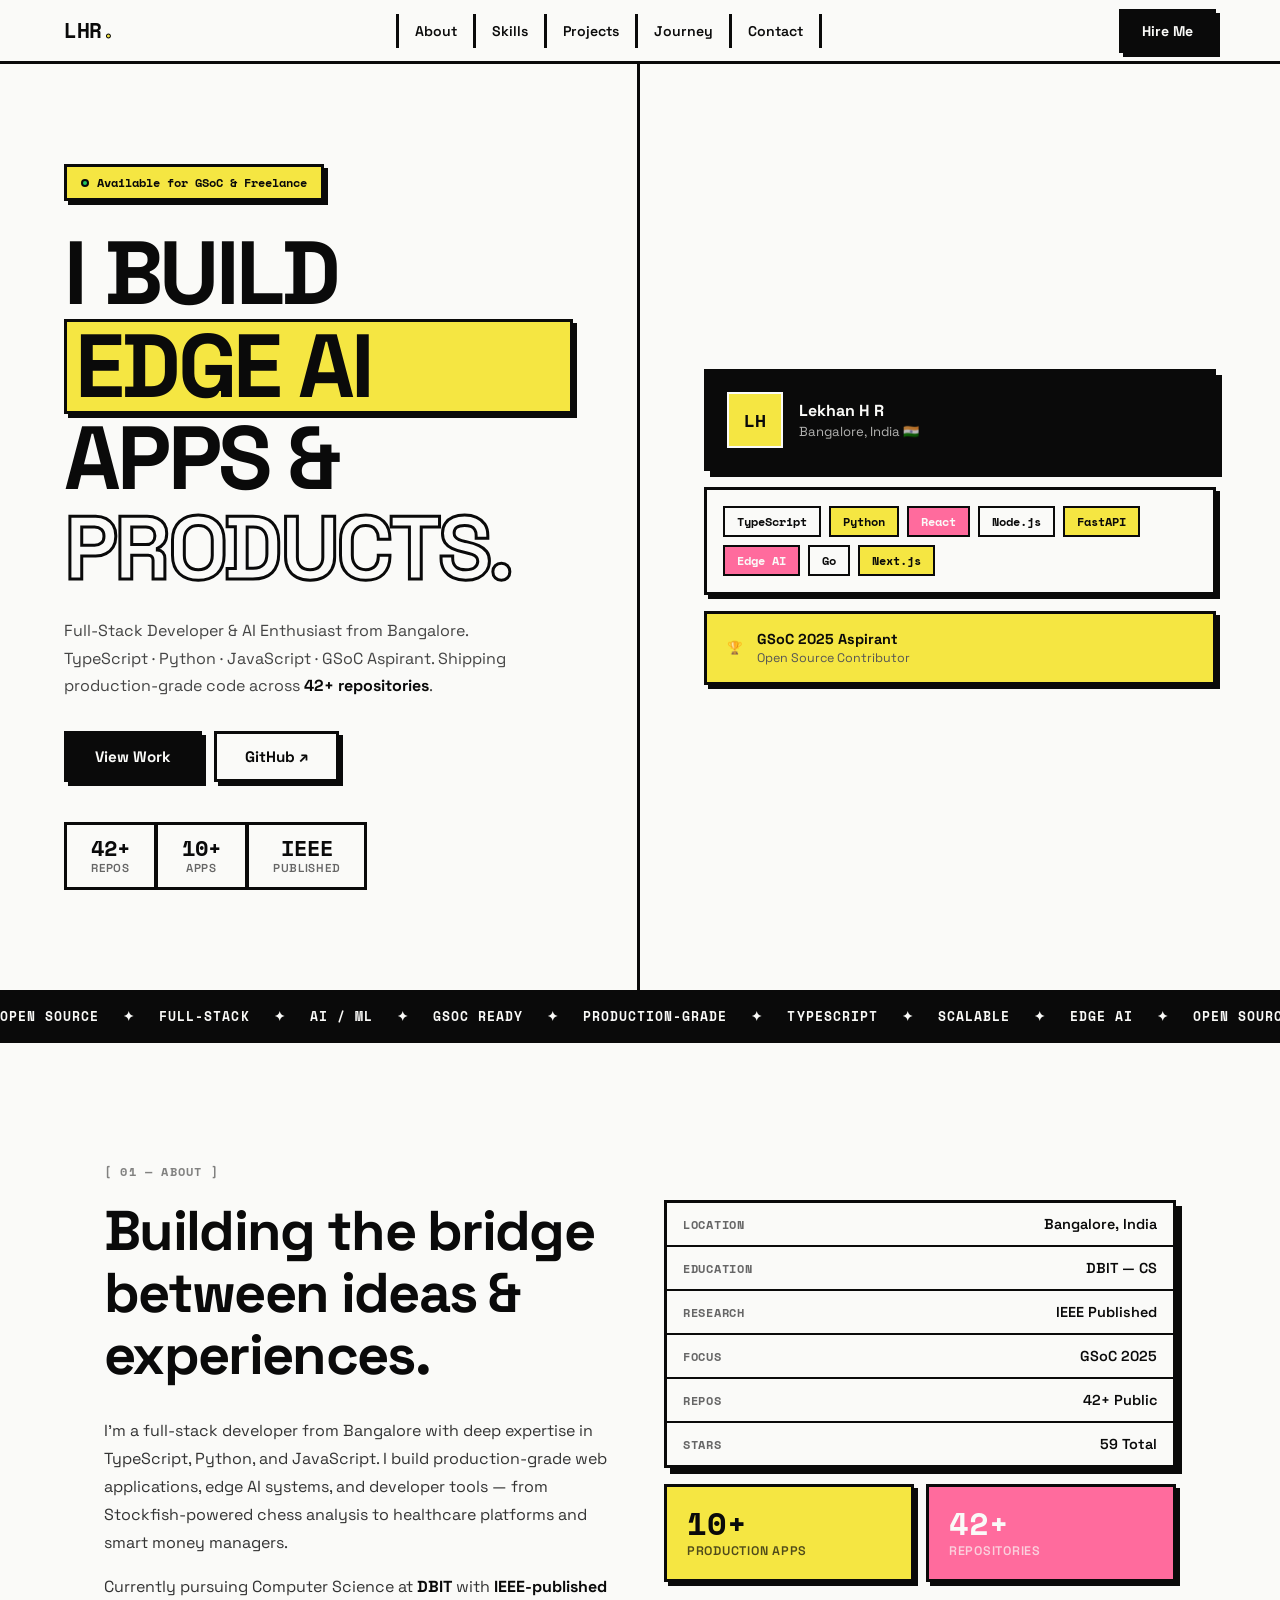
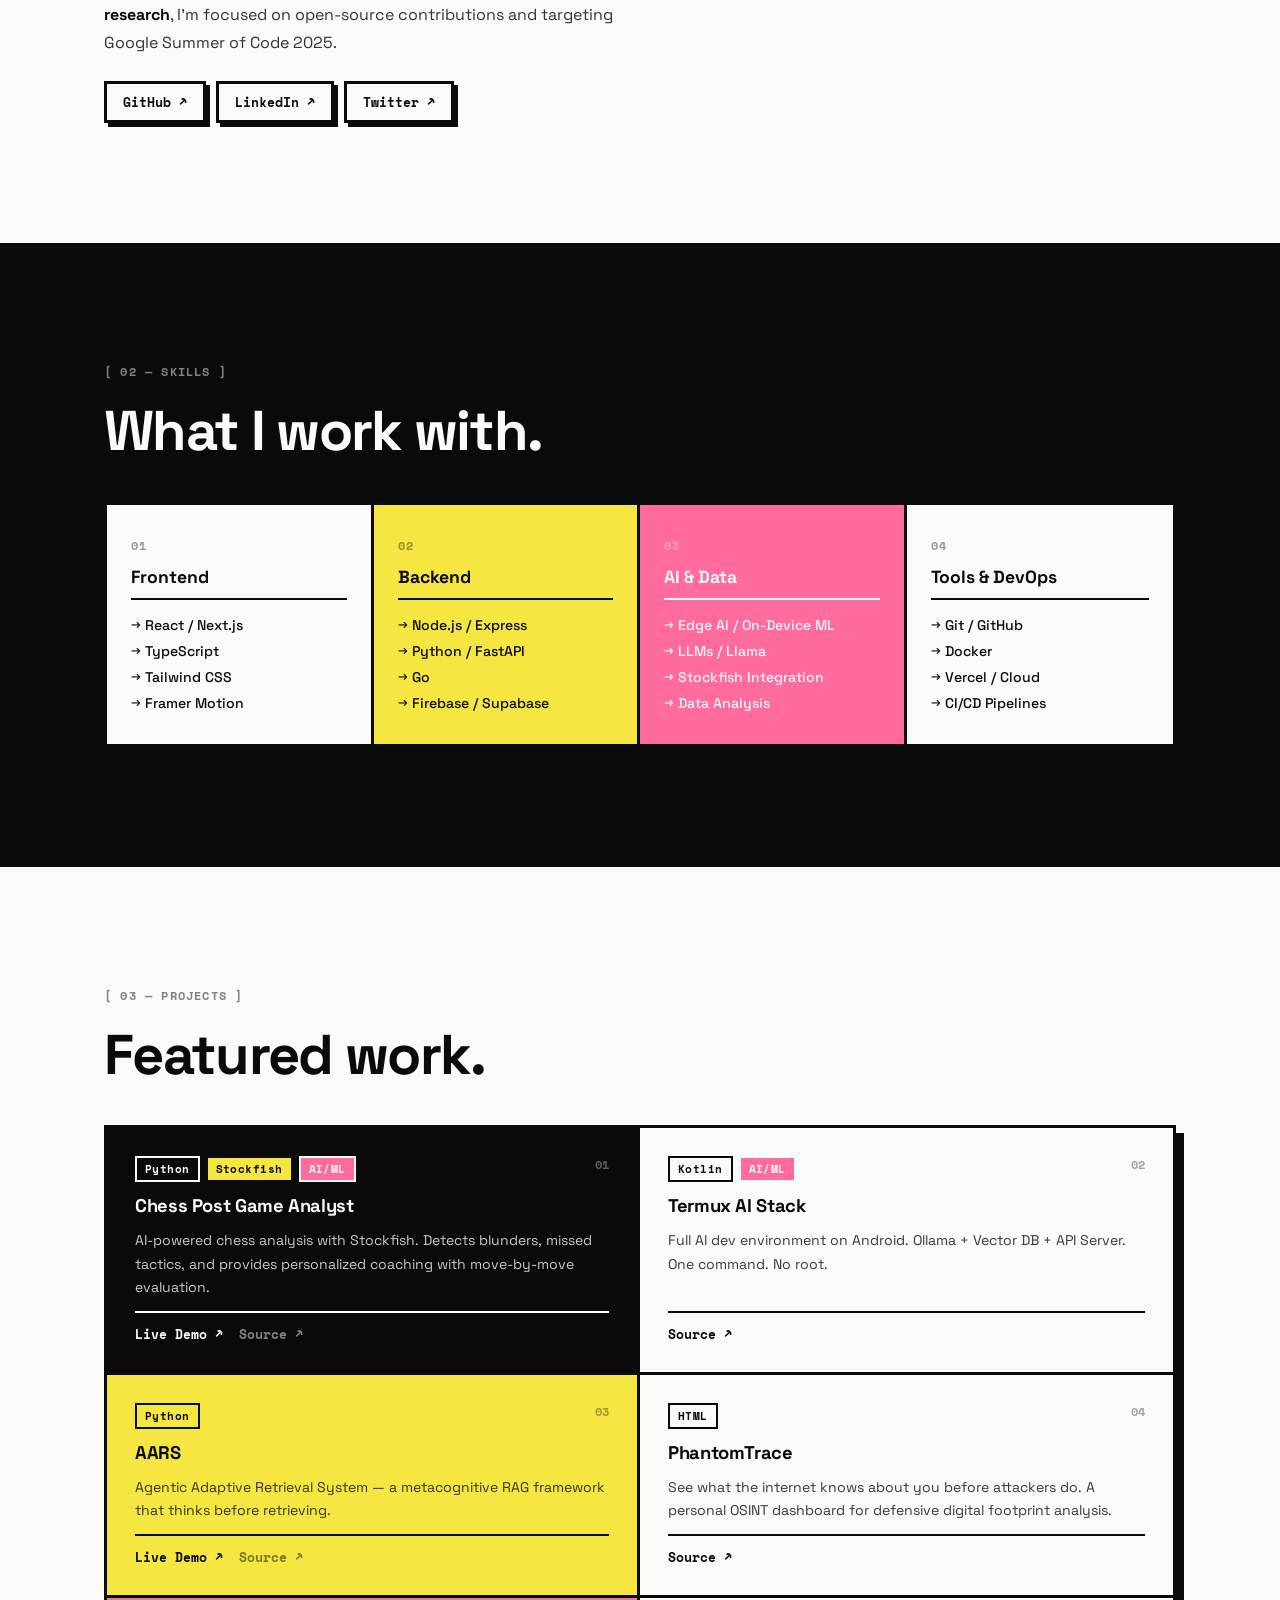
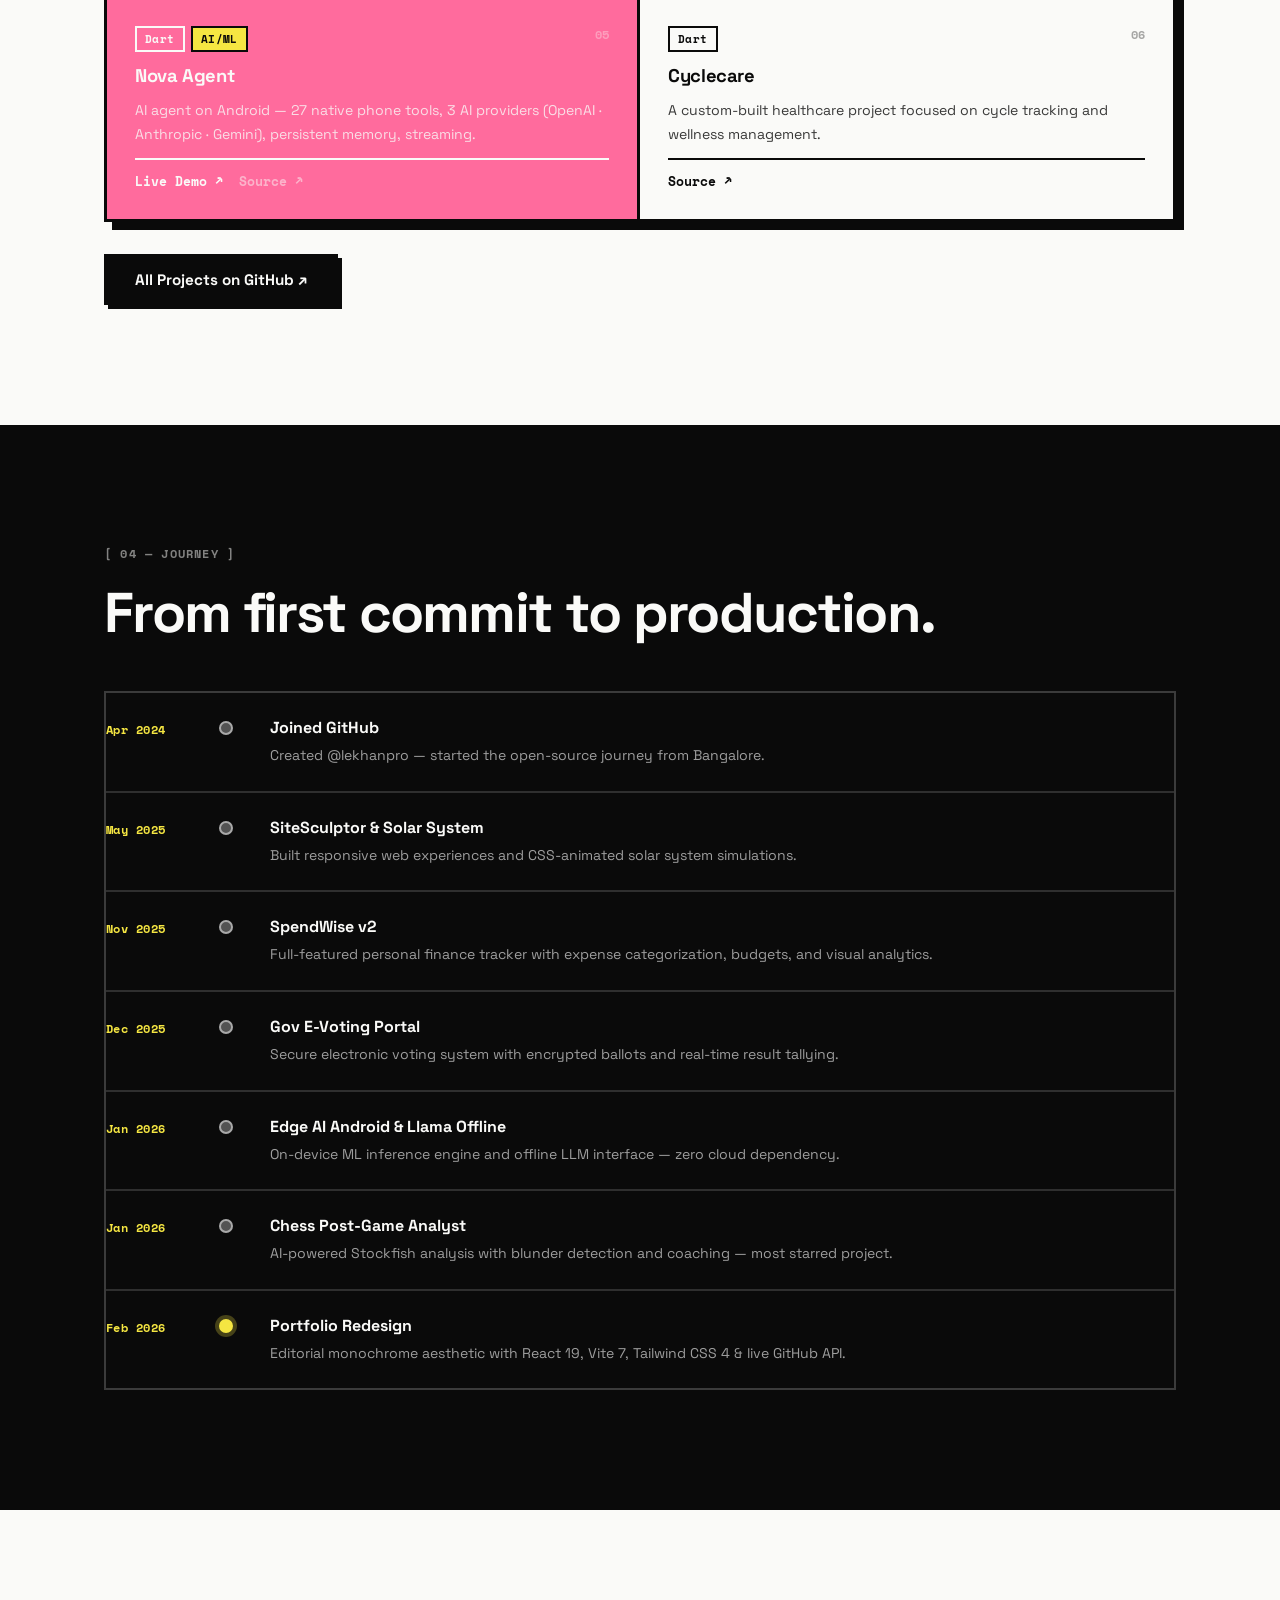
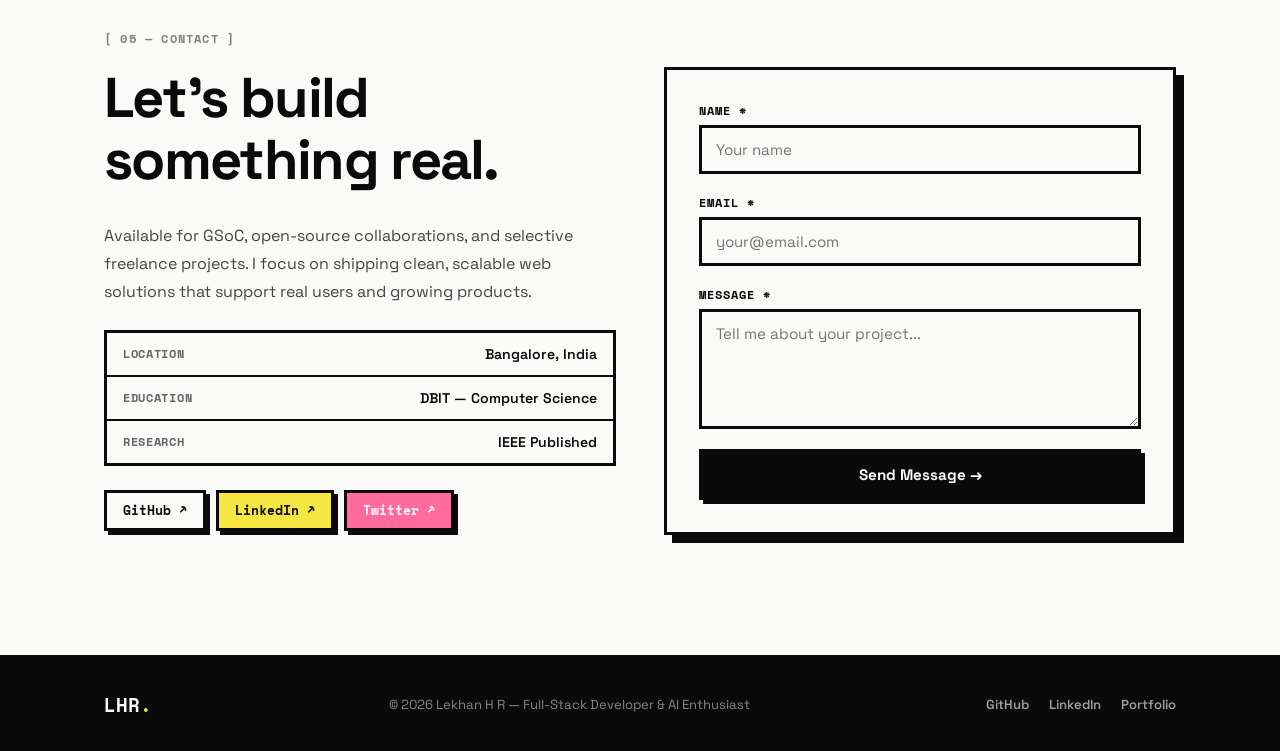
<file: Responsive_Landing_Page/index.html>
<!doctype html>
<html lang="en">
<head>
  <meta charset="utf-8">
  <meta name="viewport" content="width=device-width, initial-scale=1">
  <title>Lekhan H R — Full-Stack Developer & AI Enthusiast</title>
  <link rel="preconnect" href="https://fonts.googleapis.com">
  <link rel="preconnect" href="https://fonts.gstatic.com" crossorigin>
  <link href="https://fonts.googleapis.com/css2?family=Space+Grotesk:wght@400;500;600;700&family=Space+Mono:ital,wght@0,400;0,700;1,400&display=swap" rel="stylesheet">
  <link rel="stylesheet" href="style.css">
</head>
<body>

  <!-- NAV -->
  <nav class="nav" id="nav">
    <a class="nav__logo" href="#home">LHR<span class="nav__dot">.</span></a>
    <div class="nav__links" id="navLinks">
      <a href="#about">About</a>
      <a href="#skills">Skills</a>
      <a href="#projects">Projects</a>
      <a href="#journey">Journey</a>
      <a href="#contact">Contact</a>
    </div>
    <a class="nav__hire" href="#contact">Hire Me</a>
    <button class="nav__burger" id="burger" aria-label="Menu">
      <span></span><span></span><span></span>
    </button>
  </nav>

  <!-- MOBILE MENU -->
  <div class="mobile-menu" id="mobileMenu">
    <a href="#about" class="mobile-menu__link">About</a>
    <a href="#skills" class="mobile-menu__link">Skills</a>
    <a href="#projects" class="mobile-menu__link">Projects</a>
    <a href="#journey" class="mobile-menu__link">Journey</a>
    <a href="#contact" class="mobile-menu__link">Contact</a>
  </div>

  <!-- HERO -->
  <section class="hero" id="home">
    <div class="hero__inner">
      <div class="hero__left">
        <div class="hero__badge">
          <span class="hero__badge-dot"></span>
          Available for GSoC &amp; Freelance
        </div>
        <h1 class="hero__title">
          <span class="hero__line">I BUILD</span>
          <span class="hero__line hero__line--yellow">EDGE AI</span>
          <span class="hero__line">APPS &amp;</span>
          <span class="hero__line hero__line--outline">PRODUCTS.</span>
        </h1>
        <p class="hero__sub">
          Full-Stack Developer &amp; AI Enthusiast from Bangalore.
          TypeScript · Python · JavaScript · GSoC Aspirant.
          Shipping production-grade code across <strong>42+ repositories</strong>.
        </p>
        <div class="hero__actions">
          <a class="btn btn--black" href="#projects">View Work</a>
          <a class="btn btn--outline" href="https://github.com/lekhanpro" target="_blank" rel="noopener">GitHub ↗</a>
        </div>
        <div class="hero__stats">
          <div class="hero__stat">
            <span class="hero__stat-num">42+</span>
            <span class="hero__stat-label">Repos</span>
          </div>
          <div class="hero__stat-div"></div>
          <div class="hero__stat">
            <span class="hero__stat-num">10+</span>
            <span class="hero__stat-label">Apps</span>
          </div>
          <div class="hero__stat-div"></div>
          <div class="hero__stat">
            <span class="hero__stat-num">IEEE</span>
            <span class="hero__stat-label">Published</span>
          </div>
        </div>
      </div>
      <div class="hero__right">
        <div class="hero__avatar-card">
          <div class="hero__avatar">LH</div>
          <div class="hero__avatar-info">
            <strong>Lekhan H R</strong>
            <span>Bangalore, India 🇮🇳</span>
          </div>
        </div>
        <div class="hero__tag-card">
          <span class="htag">TypeScript</span>
          <span class="htag htag--yellow">Python</span>
          <span class="htag htag--pink">React</span>
          <span class="htag">Node.js</span>
          <span class="htag htag--yellow">FastAPI</span>
          <span class="htag htag--pink">Edge AI</span>
          <span class="htag">Go</span>
          <span class="htag htag--yellow">Next.js</span>
        </div>
        <div class="hero__gsoc-card">
          <span>🏆</span>
          <div>
            <strong>GSoC 2025 Aspirant</strong>
            <span>Open Source Contributor</span>
          </div>
        </div>
      </div>
    </div>
    <div class="marquee">
      <div class="marquee__track">
        <span>OPEN SOURCE</span><span>✦</span><span>FULL-STACK</span><span>✦</span>
        <span>AI / ML</span><span>✦</span><span>GSOC READY</span><span>✦</span>
        <span>PRODUCTION-GRADE</span><span>✦</span><span>TYPESCRIPT</span><span>✦</span>
        <span>SCALABLE</span><span>✦</span><span>EDGE AI</span><span>✦</span>
        <span>OPEN SOURCE</span><span>✦</span><span>FULL-STACK</span><span>✦</span>
        <span>AI / ML</span><span>✦</span><span>GSOC READY</span><span>✦</span>
        <span>PRODUCTION-GRADE</span><span>✦</span><span>TYPESCRIPT</span><span>✦</span>
        <span>SCALABLE</span><span>✦</span><span>EDGE AI</span><span>✦</span>
      </div>
    </div>
  </section>

  <!-- ABOUT -->
  <section class="about section" id="about">
    <div class="container">
      <div class="section-label">[ 01 — ABOUT ]</div>
      <div class="about__grid">
        <div class="about__left">
          <h2 class="section-title">Building the bridge between ideas &amp; experiences.</h2>
          <p class="about__body">
            I'm a full-stack developer from Bangalore with deep expertise in TypeScript, Python, and JavaScript.
            I build production-grade web applications, edge AI systems, and developer tools — from
            Stockfish-powered chess analysis to healthcare platforms and smart money managers.
          </p>
          <p class="about__body">
            Currently pursuing Computer Science at <strong>DBIT</strong> with <strong>IEEE-published research</strong>,
            I'm focused on open-source contributions and targeting Google Summer of Code 2025.
          </p>
          <div class="about__links">
            <a class="about__link" href="https://github.com/lekhanpro" target="_blank" rel="noopener">GitHub ↗</a>
            <a class="about__link" href="https://linkedin.com/in/lekhan-h-r" target="_blank" rel="noopener">LinkedIn ↗</a>
            <a class="about__link" href="https://twitter.com/lekhu4405" target="_blank" rel="noopener">Twitter ↗</a>
          </div>
        </div>
        <div class="about__right">
          <div class="about__box">
            <div class="about__row"><span>Location</span><span>Bangalore, India</span></div>
            <div class="about__row"><span>Education</span><span>DBIT — CS</span></div>
            <div class="about__row"><span>Research</span><span>IEEE Published</span></div>
            <div class="about__row"><span>Focus</span><span>GSoC 2025</span></div>
            <div class="about__row"><span>Repos</span><span>42+ Public</span></div>
            <div class="about__row"><span>Stars</span><span>59 Total</span></div>
          </div>
          <div class="about__stat-row">
            <div class="stat-box stat-box--yellow">
              <span class="stat-box__num">10+</span>
              <span class="stat-box__label">Production Apps</span>
            </div>
            <div class="stat-box stat-box--pink">
              <span class="stat-box__num">42+</span>
              <span class="stat-box__label">Repositories</span>
            </div>
          </div>
        </div>
      </div>
    </div>
  </section>

  <!-- SKILLS -->
  <section class="skills section section--black" id="skills">
    <div class="container">
      <div class="section-label section-label--light">[ 02 — SKILLS ]</div>
      <h2 class="section-title section-title--light">What I work with.</h2>
      <div class="skills__grid">
        <div class="skill-card">
          <div class="skill-card__num">01</div>
          <h3>Frontend</h3>
          <ul><li>React / Next.js</li><li>TypeScript</li><li>Tailwind CSS</li><li>Framer Motion</li></ul>
        </div>
        <div class="skill-card skill-card--yellow">
          <div class="skill-card__num">02</div>
          <h3>Backend</h3>
          <ul><li>Node.js / Express</li><li>Python / FastAPI</li><li>Go</li><li>Firebase / Supabase</li></ul>
        </div>
        <div class="skill-card skill-card--pink">
          <div class="skill-card__num">03</div>
          <h3>AI &amp; Data</h3>
          <ul><li>Edge AI / On-Device ML</li><li>LLMs / Llama</li><li>Stockfish Integration</li><li>Data Analysis</li></ul>
        </div>
        <div class="skill-card">
          <div class="skill-card__num">04</div>
          <h3>Tools &amp; DevOps</h3>
          <ul><li>Git / GitHub</li><li>Docker</li><li>Vercel / Cloud</li><li>CI/CD Pipelines</li></ul>
        </div>
      </div>
    </div>
  </section>

  <!-- PROJECTS -->
  <section class="projects section" id="projects">
    <div class="container">
      <div class="section-label">[ 03 — PROJECTS ]</div>
      <h2 class="section-title">Featured work.</h2>
      <div class="projects__grid">

        <article class="project-card project-card--featured">
          <div class="project-card__top">
            <div class="project-card__tags"><span class="ptag">Python</span><span class="ptag ptag--yellow">Stockfish</span><span class="ptag ptag--pink">AI/ML</span></div>
            <span class="project-card__num">01</span>
          </div>
          <h3>Chess Post Game Analyst</h3>
          <p>AI-powered chess analysis with Stockfish. Detects blunders, missed tactics, and provides personalized coaching with move-by-move evaluation.</p>
          <div class="project-card__footer">
            <a href="https://lekhanpro.github.io/chess-post-game-analyst/" target="_blank" rel="noopener" class="project-link">Live Demo ↗</a>
            <a href="https://github.com/lekhanpro/chess-post-game-analyst" target="_blank" rel="noopener" class="project-link project-link--muted">Source ↗</a>
          </div>
        </article>

        <article class="project-card">
          <div class="project-card__top">
            <div class="project-card__tags"><span class="ptag">Kotlin</span><span class="ptag ptag--pink">AI/ML</span></div>
            <span class="project-card__num">02</span>
          </div>
          <h3>Termux AI Stack</h3>
          <p>Full AI dev environment on Android. Ollama + Vector DB + API Server. One command. No root.</p>
          <div class="project-card__footer">
            <a href="https://github.com/lekhanpro/termux-ai-stack" target="_blank" rel="noopener" class="project-link">Source ↗</a>
          </div>
        </article>

        <article class="project-card project-card--yellow">
          <div class="project-card__top">
            <div class="project-card__tags"><span class="ptag">Python</span></div>
            <span class="project-card__num">03</span>
          </div>
          <h3>AARS</h3>
          <p>Agentic Adaptive Retrieval System — a metacognitive RAG framework that thinks before retrieving.</p>
          <div class="project-card__footer">
            <a href="https://lekhanpro.github.io/aars" target="_blank" rel="noopener" class="project-link">Live Demo ↗</a>
            <a href="https://github.com/lekhanpro/aars" target="_blank" rel="noopener" class="project-link project-link--muted">Source ↗</a>
          </div>
        </article>

        <article class="project-card">
          <div class="project-card__top">
            <div class="project-card__tags"><span class="ptag">HTML</span></div>
            <span class="project-card__num">04</span>
          </div>
          <h3>PhantomTrace</h3>
          <p>See what the internet knows about you before attackers do. A personal OSINT dashboard for defensive digital footprint analysis.</p>
          <div class="project-card__footer">
            <a href="https://github.com/lekhanpro/PhantomTrace" target="_blank" rel="noopener" class="project-link">Source ↗</a>
          </div>
        </article>

        <article class="project-card project-card--pink">
          <div class="project-card__top">
            <div class="project-card__tags"><span class="ptag">Dart</span><span class="ptag ptag--yellow">AI/ML</span></div>
            <span class="project-card__num">05</span>
          </div>
          <h3>Nova Agent</h3>
          <p>AI agent on Android — 27 native phone tools, 3 AI providers (OpenAI · Anthropic · Gemini), persistent memory, streaming.</p>
          <div class="project-card__footer">
            <a href="https://lekhanpro.github.io/nova-agent" target="_blank" rel="noopener" class="project-link">Live Demo ↗</a>
            <a href="https://github.com/lekhanpro/nova-agent" target="_blank" rel="noopener" class="project-link project-link--muted">Source ↗</a>
          </div>
        </article>

        <article class="project-card">
          <div class="project-card__top">
            <div class="project-card__tags"><span class="ptag">Dart</span></div>
            <span class="project-card__num">06</span>
          </div>
          <h3>Cyclecare</h3>
          <p>A custom-built healthcare project focused on cycle tracking and wellness management.</p>
          <div class="project-card__footer">
            <a href="https://github.com/lekhanpro/cyclecare" target="_blank" rel="noopener" class="project-link">Source ↗</a>
          </div>
        </article>

      </div>
      <div class="projects__cta">
        <a class="btn btn--black" href="https://github.com/lekhanpro" target="_blank" rel="noopener">All Projects on GitHub ↗</a>
      </div>
    </div>
  </section>

  <!-- JOURNEY -->
  <section class="journey section section--black" id="journey">
    <div class="container">
      <div class="section-label section-label--light">[ 04 — JOURNEY ]</div>
      <h2 class="section-title section-title--light">From first commit to production.</h2>
      <div class="journey__list">
        <div class="journey__item"><div class="journey__date">Apr 2024</div><div class="journey__dot"></div><div class="journey__content"><h3>Joined GitHub</h3><p>Created @lekhanpro — started the open-source journey from Bangalore.</p></div></div>
        <div class="journey__item"><div class="journey__date">May 2025</div><div class="journey__dot"></div><div class="journey__content"><h3>SiteSculptor &amp; Solar System</h3><p>Built responsive web experiences and CSS-animated solar system simulations.</p></div></div>
        <div class="journey__item"><div class="journey__date">Nov 2025</div><div class="journey__dot"></div><div class="journey__content"><h3>SpendWise v2</h3><p>Full-featured personal finance tracker with expense categorization, budgets, and visual analytics.</p></div></div>
        <div class="journey__item"><div class="journey__date">Dec 2025</div><div class="journey__dot"></div><div class="journey__content"><h3>Gov E-Voting Portal</h3><p>Secure electronic voting system with encrypted ballots and real-time result tallying.</p></div></div>
        <div class="journey__item"><div class="journey__date">Jan 2026</div><div class="journey__dot"></div><div class="journey__content"><h3>Edge AI Android &amp; Llama Offline</h3><p>On-device ML inference engine and offline LLM interface — zero cloud dependency.</p></div></div>
        <div class="journey__item"><div class="journey__date">Jan 2026</div><div class="journey__dot"></div><div class="journey__content"><h3>Chess Post-Game Analyst</h3><p>AI-powered Stockfish analysis with blunder detection and coaching — most starred project.</p></div></div>
        <div class="journey__item"><div class="journey__date">Feb 2026</div><div class="journey__dot journey__dot--active"></div><div class="journey__content"><h3>Portfolio Redesign</h3><p>Editorial monochrome aesthetic with React 19, Vite 7, Tailwind CSS 4 &amp; live GitHub API.</p></div></div>
      </div>
    </div>
  </section>

  <!-- CONTACT -->
  <section class="contact section" id="contact">
    <div class="container">
      <div class="section-label">[ 05 — CONTACT ]</div>
      <div class="contact__grid">
        <div class="contact__left">
          <h2 class="section-title">Let's build something real.</h2>
          <p class="contact__body">Available for GSoC, open-source collaborations, and selective freelance projects. I focus on shipping clean, scalable web solutions that support real users and growing products.</p>
          <div class="contact__info">
            <div class="contact__info-row"><span>Location</span><span>Bangalore, India</span></div>
            <div class="contact__info-row"><span>Education</span><span>DBIT — Computer Science</span></div>
            <div class="contact__info-row"><span>Research</span><span>IEEE Published</span></div>
          </div>
          <div class="contact__socials">
            <a class="social-pill" href="https://github.com/lekhanpro" target="_blank" rel="noopener">GitHub ↗</a>
            <a class="social-pill social-pill--yellow" href="https://linkedin.com/in/lekhan-h-r" target="_blank" rel="noopener">LinkedIn ↗</a>
            <a class="social-pill social-pill--pink" href="https://twitter.com/lekhu4405" target="_blank" rel="noopener">Twitter ↗</a>
          </div>
        </div>
        <div class="contact__right">
          <form class="contact__form" id="contactForm" novalidate>
            <div class="form-row">
              <label class="form-label" for="cname">Name *</label>
              <input class="form-input" type="text" id="cname" placeholder="Your name" required>
            </div>
            <div class="form-row">
              <label class="form-label" for="cemail">Email *</label>
              <input class="form-input" type="email" id="cemail" placeholder="your@email.com" required>
            </div>
            <div class="form-row">
              <label class="form-label" for="cmsg">Message *</label>
              <textarea class="form-input form-textarea" id="cmsg" placeholder="Tell me about your project..." required></textarea>
            </div>
            <button class="btn btn--black btn--full" type="submit">Send Message →</button>
            <p class="form-success" id="formSuccess" hidden>✓ Sent! I'll get back to you soon.</p>
          </form>
        </div>
      </div>
    </div>
  </section>

  <!-- FOOTER -->
  <footer class="footer">
    <div class="container footer__inner">
      <span class="footer__logo">LHR<span>.</span></span>
      <p>© 2026 Lekhan H R — Full-Stack Developer &amp; AI Enthusiast</p>
      <div class="footer__links">
        <a href="https://github.com/lekhanpro" target="_blank" rel="noopener">GitHub</a>
        <a href="https://linkedin.com/in/lekhan-h-r" target="_blank" rel="noopener">LinkedIn</a>
        <a href="https://www.lekhanhr.online/" target="_blank" rel="noopener">Portfolio</a>
      </div>
    </div>
  </footer>

  <script src="script.js"></script>
</body>
</html>
</file>
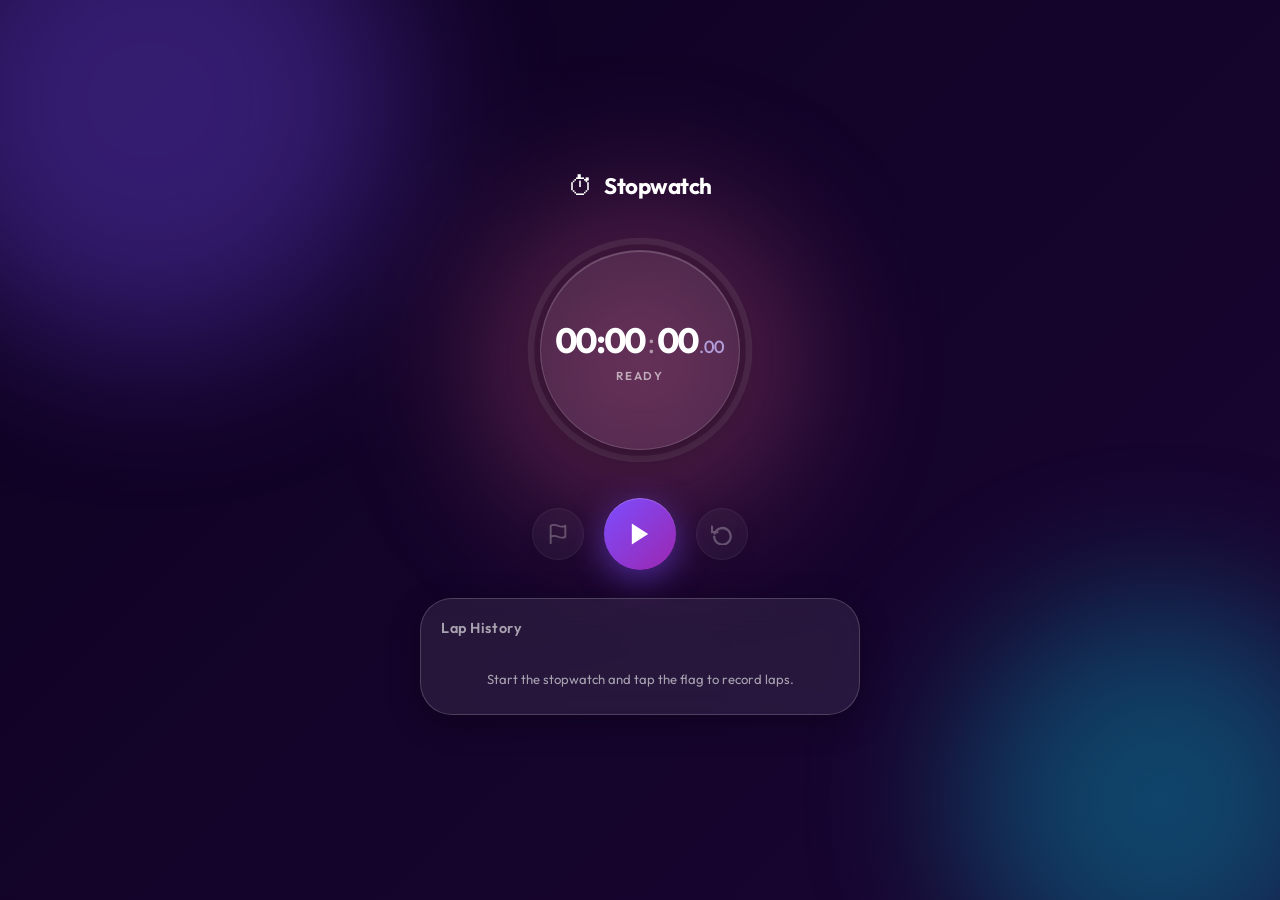
<file: Stopwatch_Web_Application/index.html>
<!doctype html>
<html lang="en">
<head>
  <meta charset="utf-8">
  <meta name="viewport" content="width=device-width, initial-scale=1">
  <title>Stopwatch</title>
  <link rel="preconnect" href="https://fonts.googleapis.com">
  <link rel="preconnect" href="https://fonts.gstatic.com" crossorigin>
  <link href="https://fonts.googleapis.com/css2?family=Google+Sans:wght@400;500;700&family=Google+Sans+Display:wght@400;700&family=Roboto+Flex:wght@300;400;500;700&display=swap" rel="stylesheet">
  <link href="https://fonts.googleapis.com/css2?family=Outfit:wght@300;400;500;600;700;800&display=swap" rel="stylesheet">
  <link rel="stylesheet" href="style.css">
</head>
<body>
  <div class="bg-orbs" aria-hidden="true">
    <div class="orb orb--1"></div>
    <div class="orb orb--2"></div>
    <div class="orb orb--3"></div>
  </div>

  <main class="app">
    <!-- Header -->
    <header class="app__header">
      <div class="app__icon">⏱</div>
      <h1 class="app__title">Stopwatch</h1>
    </header>

    <!-- Time display -->
    <div class="time-glass">
      <div class="time-glass__ring" id="progressRing">
        <svg class="ring-svg" viewBox="0 0 220 220" aria-hidden="true">
          <circle class="ring-track" cx="110" cy="110" r="100"/>
          <circle class="ring-fill" id="ringFill" cx="110" cy="110" r="100"/>
        </svg>
      </div>
      <div class="time-glass__inner">
        <div class="time-display">
          <span class="time-hm" id="timeHM">00:00</span><span class="time-sep">:</span><span class="time-s" id="timeS">00</span><span class="time-ms" id="timeMS">.00</span>
        </div>
        <div class="time-status" id="timeStatus">Ready</div>
      </div>
    </div>

    <!-- Controls -->
    <div class="controls">
      <button class="fab fab--small" id="lapBtn" disabled aria-label="Lap">
        <svg width="22" height="22" viewBox="0 0 24 24" fill="none" stroke="currentColor" stroke-width="2" stroke-linecap="round" stroke-linejoin="round"><path d="M4 15s1-1 4-1 5 2 8 2 4-1 4-1V3s-1 1-4 1-5-2-8-2-4 1-4 1z"/><line x1="4" y1="22" x2="4" y2="15"/></svg>
      </button>
      <button class="fab fab--large fab--primary" id="startBtn" aria-label="Start">
        <svg class="fab-icon fab-icon--play" width="28" height="28" viewBox="0 0 24 24" fill="currentColor"><polygon points="5 3 19 12 5 21 5 3"/></svg>
        <svg class="fab-icon fab-icon--pause" width="28" height="28" viewBox="0 0 24 24" fill="currentColor" style="display:none"><rect x="6" y="4" width="4" height="16"/><rect x="14" y="4" width="4" height="16"/></svg>
      </button>
      <button class="fab fab--small" id="resetBtn" disabled aria-label="Reset">
        <svg width="22" height="22" viewBox="0 0 24 24" fill="none" stroke="currentColor" stroke-width="2.5" stroke-linecap="round" stroke-linejoin="round"><polyline points="1 4 1 10 7 10"/><path d="M3.51 15a9 9 0 1 0 .49-3.5"/></svg>
      </button>
    </div>

    <!-- Laps -->
    <section class="laps-section" id="lapsSection">
      <div class="laps-header">
        <span class="laps-title">Lap History</span>
        <span class="laps-chip" id="lapChip" hidden>0 laps</span>
      </div>
      <div class="laps-list" id="lapsList"></div>
      <p class="laps-empty" id="lapsEmpty">Start the stopwatch and tap the flag to record laps.</p>
    </section>
  </main>

  <script src="script.js"></script>
</body>
</html>
</file>
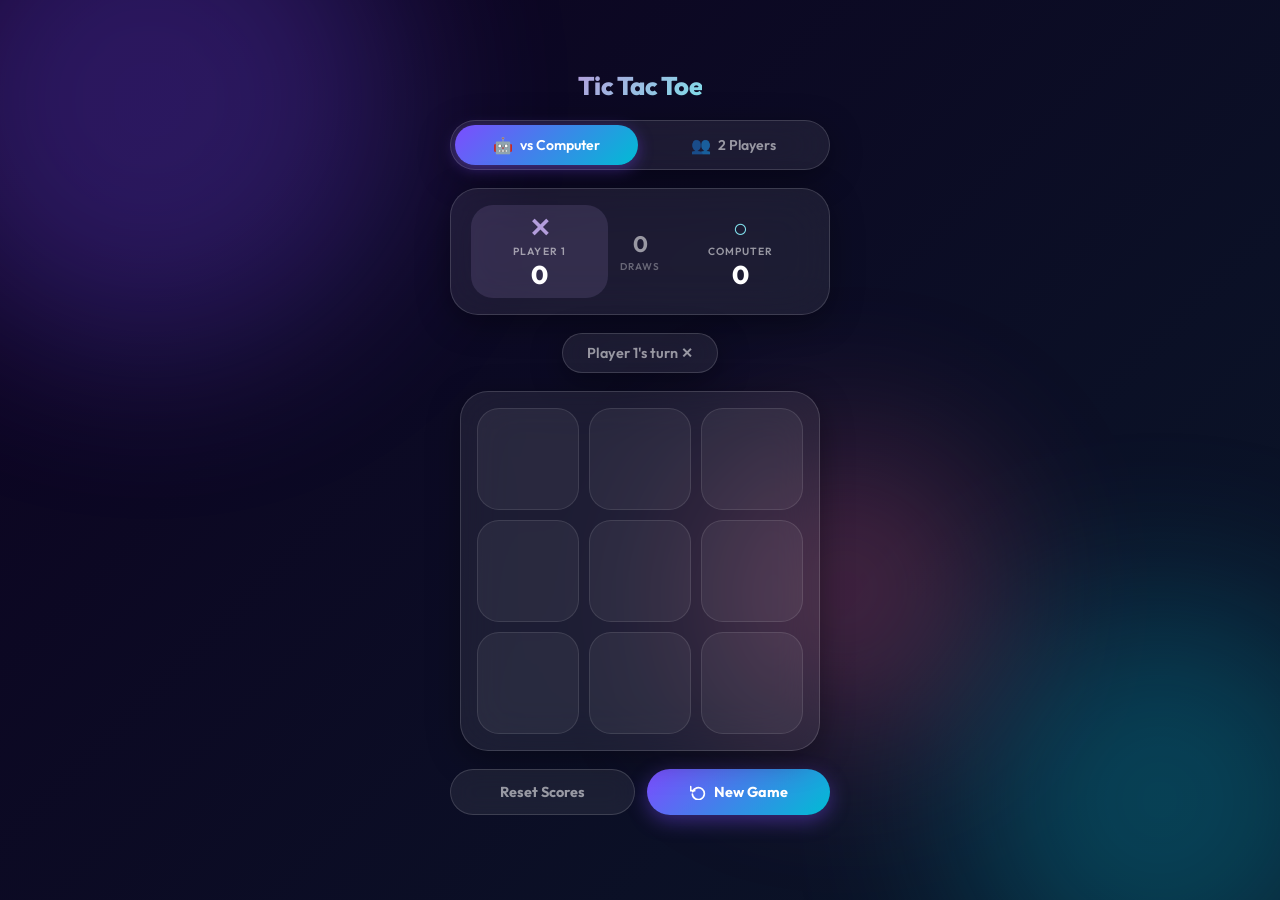
<file: Tic_Tac_Toe_Web_Application/index.html>
<!doctype html>
<html lang="en">
<head>
  <meta charset="utf-8">
  <meta name="viewport" content="width=device-width, initial-scale=1">
  <title>Tic Tac Toe</title>
  <link rel="preconnect" href="https://fonts.googleapis.com">
  <link rel="preconnect" href="https://fonts.gstatic.com" crossorigin>
  <link href="https://fonts.googleapis.com/css2?family=Outfit:wght@300;400;500;600;700;800&display=swap" rel="stylesheet">
  <link rel="stylesheet" href="style.css">
</head>
<body>
  <div class="bg-orbs" aria-hidden="true">
    <div class="orb orb--1"></div>
    <div class="orb orb--2"></div>
    <div class="orb orb--3"></div>
  </div>

  <main class="app">
    <!-- Header -->
    <header class="app-header">
      <h1 class="app-title">Tic Tac Toe</h1>
    </header>

    <!-- Mode toggle -->
    <div class="mode-toggle glass" role="group" aria-label="Game mode">
      <button class="mode-btn mode-btn--active" id="modeAI" data-mode="ai">
        <span class="mode-btn__icon">🤖</span>
        vs Computer
      </button>
      <button class="mode-btn" id="mode2P" data-mode="2p">
        <span class="mode-btn__icon">👥</span>
        2 Players
      </button>
    </div>

    <!-- Score bar -->
    <div class="score-bar glass">
      <div class="score-player score-player--x" id="p1card">
        <div class="score-player__symbol">✕</div>
        <div class="score-player__label" id="p1label">Player 1</div>
        <div class="score-player__num" id="scoreX">0</div>
      </div>
      <div class="score-center">
        <div class="score-draws" id="scoreDraws">0</div>
        <div class="score-draws-label">Draws</div>
      </div>
      <div class="score-player score-player--o" id="p2card">
        <div class="score-player__symbol">○</div>
        <div class="score-player__label" id="p2label">Computer</div>
        <div class="score-player__num" id="scoreO">0</div>
      </div>
    </div>

    <!-- Status -->
    <div class="status-pill glass" id="statusPill">
      <span id="statusText">Player 1's turn</span>
    </div>

    <!-- Board -->
    <div class="board glass" id="board" aria-label="Game board"></div>

    <!-- Actions -->
    <div class="actions">
      <button class="action-btn action-btn--ghost" id="resetScoreBtn">Reset Scores</button>
      <button class="action-btn action-btn--primary" id="newGameBtn">
        <svg width="16" height="16" viewBox="0 0 24 24" fill="none" stroke="currentColor" stroke-width="2.5" stroke-linecap="round"><polyline points="1 4 1 10 7 10"/><path d="M3.51 15a9 9 0 1 0 .49-3.5"/></svg>
        New Game
      </button>
    </div>
  </main>

  <script src="script.js"></script>
</body>
</html>
</file>
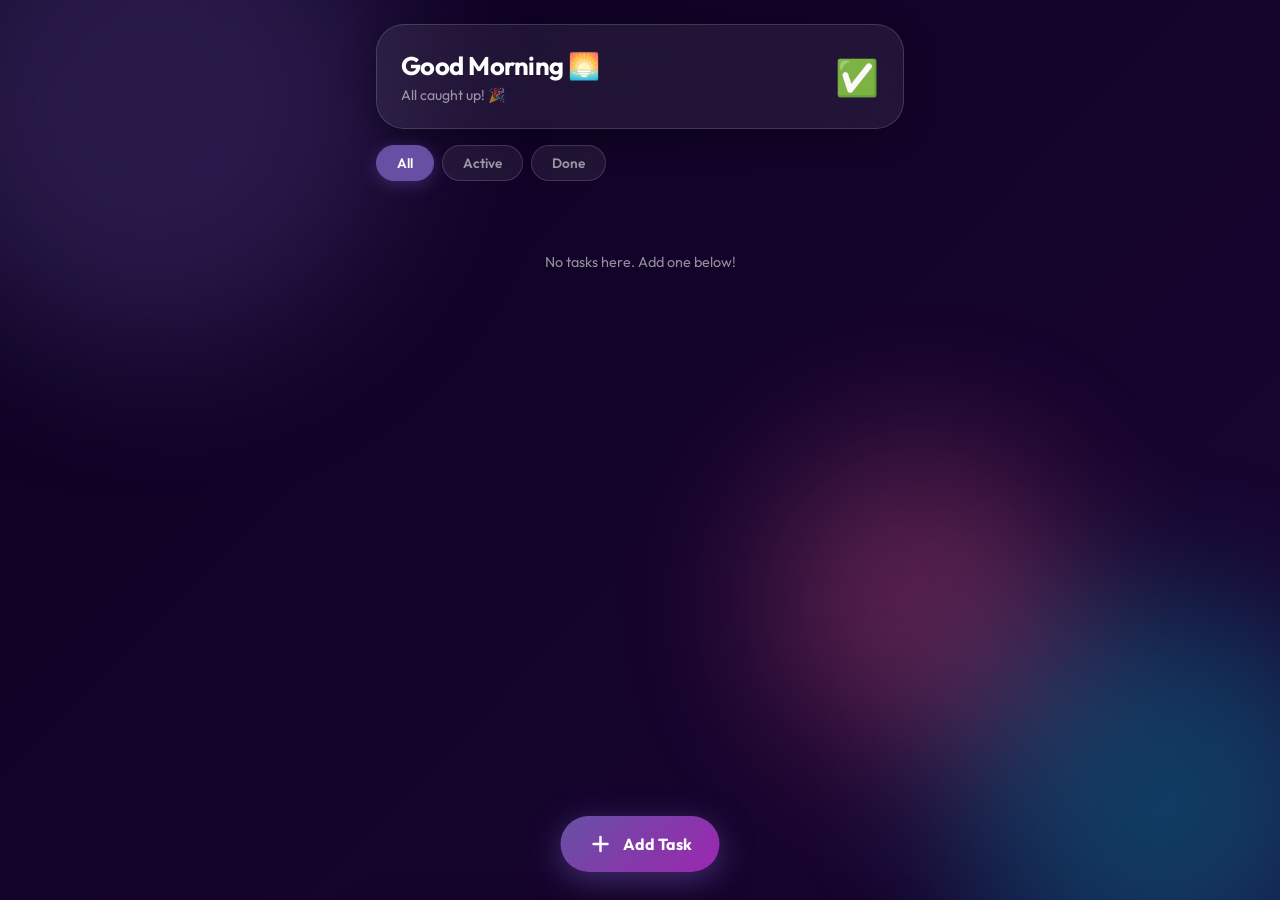
<file: To_Do_Web_App/index.html>
<!doctype html>
<html lang="en">
<head>
  <meta charset="utf-8">
  <meta name="viewport" content="width=device-width, initial-scale=1">
  <title>Tasks</title>
  <link rel="preconnect" href="https://fonts.googleapis.com">
  <link rel="preconnect" href="https://fonts.gstatic.com" crossorigin>
  <link href="https://fonts.googleapis.com/css2?family=Outfit:wght@300;400;500;600;700;800&display=swap" rel="stylesheet">
  <link rel="stylesheet" href="style.css">
</head>
<body>
  <div class="bg-orbs" aria-hidden="true">
    <div class="orb orb--1"></div>
    <div class="orb orb--2"></div>
    <div class="orb orb--3"></div>
  </div>

  <div class="app">
    <!-- Header -->
    <header class="app-header glass">
      <div class="app-header__left">
        <h1 class="app-header__greeting" id="greeting">Good Morning</h1>
        <p class="app-header__sub" id="subtext">You have 0 tasks today</p>
      </div>
      <div class="app-header__icon">✅</div>
    </header>

    <!-- Filter chips -->
    <div class="filter-row" role="tablist" aria-label="Filter tasks">
      <button class="chip chip--active" data-filter="all" role="tab" aria-selected="true">All</button>
      <button class="chip" data-filter="active" role="tab" aria-selected="false">Active</button>
      <button class="chip" data-filter="completed" role="tab" aria-selected="false">Done</button>
    </div>

    <!-- Task list -->
    <div class="task-list" id="taskList"></div>
    <p class="empty-state" id="emptyState">No tasks here. Add one below!</p>

    <!-- FAB add button -->
    <button class="add-fab" id="addFab" aria-label="Add task">
      <svg width="24" height="24" viewBox="0 0 24 24" fill="none" stroke="currentColor" stroke-width="2.5" stroke-linecap="round"><line x1="12" y1="5" x2="12" y2="19"/><line x1="5" y1="12" x2="19" y2="12"/></svg>
      <span>Add Task</span>
    </button>
  </div>

  <!-- Add / Edit bottom sheet -->
  <div class="sheet-backdrop" id="backdrop"></div>
  <div class="bottom-sheet glass" id="bottomSheet" aria-modal="true" role="dialog" aria-label="Add task">
    <div class="sheet-handle"></div>
    <h2 class="sheet-title" id="sheetTitle">New Task</h2>
    <div class="sheet-body">
      <div class="field">
        <label class="field__label" for="taskInput">Task name</label>
        <input class="field__input" type="text" id="taskInput" placeholder="What needs to be done?" autocomplete="off">
      </div>
      <div class="field">
        <label class="field__label" for="taskNote">Note (optional)</label>
        <input class="field__input" type="text" id="taskNote" placeholder="Add a note...">
      </div>
      <div class="field">
        <label class="field__label">Priority</label>
        <div class="priority-row">
          <button class="priority-btn" data-p="low">Low</button>
          <button class="priority-btn priority-btn--active" data-p="medium">Medium</button>
          <button class="priority-btn" data-p="high">High</button>
        </div>
      </div>
    </div>
    <div class="sheet-actions">
      <button class="sheet-btn sheet-btn--cancel" id="cancelBtn">Cancel</button>
      <button class="sheet-btn sheet-btn--save" id="saveBtn">Add Task</button>
    </div>
  </div>

  <script src="script.js"></script>
</body>
</html>
</file>
<file: Responsive_Landing_Page/style.css>
@import url("https://fonts.googleapis.com/css2?family=Space+Grotesk:wght@400;500;600;700&family=Space+Mono:ital,wght@0,400;0,700;1,400&display=swap");

/* ── RESET ── */
*, *::before, *::after { box-sizing: border-box; margin: 0; padding: 0; }
html { scroll-behavior: smooth; }

/* ── TOKENS ── */
:root {
  --black: #0a0a0a;
  --white: #fafaf8;
  --yellow: #f5e642;
  --pink: #ff6b9d;
  --border: 3px solid var(--black);
  --shadow: 4px 4px 0 var(--black);
  --shadow-lg: 6px 6px 0 var(--black);
  --shadow-xl: 8px 8px 0 var(--black);
  --radius: 0px;
  --nav-h: 64px;
  --font-body: 'Space Grotesk', sans-serif;
  --font-mono: 'Space Mono', monospace;
}

body {
  font-family: var(--font-body);
  background: var(--white);
  color: var(--black);
  overflow-x: hidden;
}

/* ── UTILS ── */
.container {
  width: min(1200px, 100%);
  margin: 0 auto;
  padding: 0 clamp(20px, 5vw, 64px);
}

.section { padding: clamp(64px, 10vw, 120px) 0; }
.section--black { background: var(--black); color: var(--white); }

.section-label {
  font-family: var(--font-mono);
  font-size: 0.75rem;
  font-weight: 700;
  letter-spacing: 0.1em;
  color: var(--black);
  margin-bottom: 20px;
  opacity: 0.5;
}
.section-label--light { color: var(--white); }

.section-title {
  font-size: clamp(2rem, 5vw, 3.5rem);
  font-weight: 700;
  line-height: 1.1;
  letter-spacing: -0.03em;
  margin-bottom: 32px;
}
.section-title--light { color: var(--white); }

/* ── BUTTONS ── */
.btn {
  display: inline-flex;
  align-items: center;
  justify-content: center;
  padding: 13px 28px;
  font-family: var(--font-body);
  font-size: 0.95rem;
  font-weight: 700;
  text-decoration: none;
  cursor: pointer;
  border: var(--border);
  transition: transform 0.1s, box-shadow 0.1s;
  white-space: nowrap;
}

.btn--black {
  background: var(--black);
  color: var(--white);
  box-shadow: var(--shadow);
}
.btn--black:hover { transform: translate(-2px, -2px); box-shadow: var(--shadow-lg); }
.btn--black:active { transform: translate(0,0); box-shadow: none; }

.btn--outline {
  background: transparent;
  color: var(--black);
  box-shadow: var(--shadow);
}
.btn--outline:hover { transform: translate(-2px, -2px); box-shadow: var(--shadow-lg); background: var(--yellow); }
.btn--outline:active { transform: translate(0,0); box-shadow: none; }

.btn--full { width: 100%; }

/* ── NAV ── */
.nav {
  position: fixed;
  top: 0; left: 0; right: 0;
  z-index: 200;
  height: var(--nav-h);
  display: flex;
  align-items: center;
  justify-content: space-between;
  padding: 0 clamp(20px, 5vw, 64px);
  background: var(--white);
  border-bottom: var(--border);
}

.nav__logo {
  font-family: var(--font-mono);
  font-size: 1.3rem;
  font-weight: 700;
  color: var(--black);
  text-decoration: none;
  letter-spacing: -0.02em;
}
.nav__dot { color: var(--yellow); -webkit-text-stroke: 1px var(--black); }

.nav__links {
  display: flex;
  gap: 0;
}
.nav__links a {
  font-size: 0.88rem;
  font-weight: 600;
  color: var(--black);
  text-decoration: none;
  padding: 8px 16px;
  border-left: var(--border);
  transition: background 0.15s;
}
.nav__links a:last-child { border-right: var(--border); }
.nav__links a:hover { background: var(--yellow); }

.nav__hire {
  font-size: 0.88rem;
  font-weight: 700;
  color: var(--white);
  background: var(--black);
  text-decoration: none;
  padding: 10px 20px;
  border: var(--border);
  box-shadow: var(--shadow);
  margin-left: 16px;
  transition: transform 0.1s, box-shadow 0.1s;
}
.nav__hire:hover { transform: translate(-2px,-2px); box-shadow: var(--shadow-lg); }

.nav__burger {
  display: none;
  flex-direction: column;
  gap: 5px;
  background: none;
  border: none;
  cursor: pointer;
  padding: 8px;
}
.nav__burger span {
  display: block;
  width: 24px;
  height: 2px;
  background: var(--black);
  transition: all 0.3s;
}
.nav__burger.open span:nth-child(1) { transform: translateY(7px) rotate(45deg); }
.nav__burger.open span:nth-child(2) { opacity: 0; }
.nav__burger.open span:nth-child(3) { transform: translateY(-7px) rotate(-45deg); }

/* MOBILE MENU */
.mobile-menu {
  position: fixed;
  top: var(--nav-h);
  left: 0; right: 0;
  background: var(--white);
  border-bottom: var(--border);
  z-index: 199;
  display: flex;
  flex-direction: column;
  transform: translateY(-110%);
  opacity: 0;
  transition: transform 0.3s, opacity 0.3s;
  pointer-events: none;
}
.mobile-menu.open {
  transform: translateY(0);
  opacity: 1;
  pointer-events: all;
}
.mobile-menu__link {
  font-size: 1.1rem;
  font-weight: 700;
  color: var(--black);
  text-decoration: none;
  padding: 18px clamp(20px, 5vw, 64px);
  border-bottom: 2px solid var(--black);
  transition: background 0.15s;
}
.mobile-menu__link:hover { background: var(--yellow); }

/* ── HERO ── */
.hero {
  min-height: 100vh;
  padding-top: var(--nav-h);
  background: var(--white);
  display: flex;
  flex-direction: column;
  border-bottom: var(--border);
}

.hero__inner {
  flex: 1;
  display: grid;
  grid-template-columns: 1fr 1fr;
  gap: 0;
  align-items: center;
}

.hero__left {
  padding: clamp(40px, 8vw, 100px) clamp(20px, 5vw, 64px);
  border-right: var(--border);
}

.hero__badge {
  display: inline-flex;
  align-items: center;
  gap: 8px;
  font-family: var(--font-mono);
  font-size: 0.78rem;
  font-weight: 700;
  background: var(--yellow);
  border: var(--border);
  padding: 6px 14px;
  margin-bottom: 28px;
  box-shadow: var(--shadow);
}
.hero__badge-dot {
  width: 8px; height: 8px;
  border-radius: 50%;
  background: #22c55e;
  border: 2px solid var(--black);
  animation: blink 1.5s ease-in-out infinite;
}
@keyframes blink { 0%,100%{opacity:1} 50%{opacity:0.3} }

.hero__title {
  display: flex;
  flex-direction: column;
  gap: 0;
  margin-bottom: 24px;
}
.hero__line {
  font-size: clamp(3rem, 7vw, 6rem);
  font-weight: 700;
  line-height: 1;
  letter-spacing: -0.04em;
  display: block;
}
.hero__line--yellow {
  background: var(--yellow);
  padding: 0 8px;
  border: var(--border);
  display: inline-block;
  box-shadow: var(--shadow);
}
.hero__line--outline {
  -webkit-text-stroke: 3px var(--black);
  color: transparent;
}

.hero__sub {
  font-size: 1rem;
  line-height: 1.7;
  color: #444;
  max-width: 480px;
  margin-bottom: 32px;
}
.hero__sub strong { color: var(--black); }

.hero__actions {
  display: flex;
  gap: 12px;
  flex-wrap: wrap;
  margin-bottom: 40px;
}

.hero__stats {
  display: flex;
  align-items: center;
  gap: 0;
  border: var(--border);
  width: fit-content;
}
.hero__stat {
  display: flex;
  flex-direction: column;
  align-items: center;
  padding: 12px 24px;
  border-right: var(--border);
}
.hero__stat:last-child { border-right: none; }
.hero__stat-num {
  font-family: var(--font-mono);
  font-size: 1.4rem;
  font-weight: 700;
  line-height: 1;
}
.hero__stat-label {
  font-size: 0.72rem;
  font-weight: 600;
  color: #666;
  margin-top: 2px;
  text-transform: uppercase;
  letter-spacing: 0.06em;
}
.hero__stat-div { width: 1px; background: var(--black); align-self: stretch; }

/* Hero right */
.hero__right {
  padding: clamp(40px, 6vw, 80px) clamp(20px, 5vw, 64px);
  display: flex;
  flex-direction: column;
  gap: 16px;
}

.hero__avatar-card {
  display: flex;
  align-items: center;
  gap: 16px;
  background: var(--black);
  color: var(--white);
  border: var(--border);
  padding: 20px;
  box-shadow: var(--shadow-lg);
}
.hero__avatar {
  width: 56px; height: 56px;
  background: var(--yellow);
  color: var(--black);
  font-family: var(--font-mono);
  font-size: 1.1rem;
  font-weight: 700;
  display: flex;
  align-items: center;
  justify-content: center;
  border: 2px solid var(--white);
  flex-shrink: 0;
}
.hero__avatar-info { display: flex; flex-direction: column; gap: 2px; }
.hero__avatar-info strong { font-size: 1rem; font-weight: 700; }
.hero__avatar-info span { font-size: 0.82rem; opacity: 0.7; }

.hero__tag-card {
  display: flex;
  flex-wrap: wrap;
  gap: 8px;
  background: var(--white);
  border: var(--border);
  padding: 16px;
  box-shadow: var(--shadow);
}
.htag {
  font-family: var(--font-mono);
  font-size: 0.75rem;
  font-weight: 700;
  padding: 5px 12px;
  border: 2px solid var(--black);
  background: var(--white);
}
.htag--yellow { background: var(--yellow); }
.htag--pink { background: var(--pink); color: var(--white); }

.hero__gsoc-card {
  display: flex;
  align-items: center;
  gap: 14px;
  background: var(--yellow);
  border: var(--border);
  padding: 16px 20px;
  box-shadow: var(--shadow);
  font-size: 1.4rem;
}
.hero__gsoc-card div { display: flex; flex-direction: column; gap: 2px; }
.hero__gsoc-card strong { font-size: 0.9rem; font-weight: 700; }
.hero__gsoc-card span { font-size: 0.78rem; color: #555; }

/* MARQUEE */
.marquee {
  background: var(--black);
  border-top: var(--border);
  overflow: hidden;
  padding: 14px 0;
}
.marquee__track {
  display: flex;
  gap: 24px;
  width: max-content;
  animation: marquee 30s linear infinite;
}
.marquee__track span {
  font-family: var(--font-mono);
  font-size: 0.8rem;
  font-weight: 700;
  color: var(--white);
  white-space: nowrap;
  letter-spacing: 0.08em;
}
@keyframes marquee { from{transform:translateX(0)} to{transform:translateX(-50%)} }

/* ── ABOUT ── */
.about__grid {
  display: grid;
  grid-template-columns: 1fr 1fr;
  gap: 48px;
  align-items: start;
}

.about__body {
  font-size: 1rem;
  line-height: 1.75;
  color: #333;
  margin-bottom: 16px;
}
.about__body strong { color: var(--black); }

.about__links {
  display: flex;
  gap: 10px;
  flex-wrap: wrap;
  margin-top: 24px;
}
.about__link {
  font-family: var(--font-mono);
  font-size: 0.82rem;
  font-weight: 700;
  color: var(--black);
  text-decoration: none;
  padding: 8px 16px;
  border: var(--border);
  box-shadow: var(--shadow);
  transition: transform 0.1s, box-shadow 0.1s, background 0.1s;
}
.about__link:hover { background: var(--yellow); transform: translate(-2px,-2px); box-shadow: var(--shadow-lg); }

.about__box {
  border: var(--border);
  box-shadow: var(--shadow-lg);
  margin-bottom: 16px;
}
.about__row {
  display: flex;
  justify-content: space-between;
  align-items: center;
  padding: 12px 16px;
  border-bottom: 2px solid var(--black);
  font-size: 0.9rem;
}
.about__row:last-child { border-bottom: none; }
.about__row span:first-child {
  font-family: var(--font-mono);
  font-size: 0.75rem;
  font-weight: 700;
  color: #666;
  text-transform: uppercase;
  letter-spacing: 0.06em;
}
.about__row span:last-child { font-weight: 600; }

.about__stat-row {
  display: grid;
  grid-template-columns: 1fr 1fr;
  gap: 12px;
}
.stat-box {
  border: var(--border);
  padding: 20px;
  box-shadow: var(--shadow);
  display: flex;
  flex-direction: column;
  gap: 4px;
}
.stat-box--yellow { background: var(--yellow); }
.stat-box--pink { background: var(--pink); color: var(--white); }
.stat-box__num {
  font-family: var(--font-mono);
  font-size: 2rem;
  font-weight: 700;
  line-height: 1;
}
.stat-box__label {
  font-size: 0.78rem;
  font-weight: 600;
  text-transform: uppercase;
  letter-spacing: 0.06em;
  opacity: 0.7;
}

/* ── SKILLS ── */
.skills__grid {
  display: grid;
  grid-template-columns: repeat(4, 1fr);
  gap: 0;
  border: var(--border);
  box-shadow: var(--shadow-xl);
  margin-top: 40px;
}
.skill-card {
  background: var(--white);
  color: var(--black);
  padding: 32px 24px;
  border-right: var(--border);
  transition: transform 0.15s;
}
.skill-card:last-child { border-right: none; }
.skill-card--yellow { background: var(--yellow); }
.skill-card--pink { background: var(--pink); color: var(--white); }
.skill-card:hover { transform: translateY(-4px); }

.skill-card__num {
  font-family: var(--font-mono);
  font-size: 0.72rem;
  font-weight: 700;
  opacity: 0.4;
  margin-bottom: 12px;
  letter-spacing: 0.1em;
}
.skill-card h3 {
  font-size: 1.1rem;
  font-weight: 700;
  margin-bottom: 16px;
  border-bottom: 2px solid currentColor;
  padding-bottom: 10px;
}
.skill-card ul {
  list-style: none;
  display: flex;
  flex-direction: column;
  gap: 8px;
}
.skill-card ul li {
  font-size: 0.88rem;
  font-weight: 500;
  padding-left: 14px;
  position: relative;
}
.skill-card ul li::before {
  content: '→';
  position: absolute;
  left: 0;
  font-size: 0.75rem;
}

/* ── PROJECTS ── */
.projects__grid {
  display: grid;
  grid-template-columns: repeat(2, 1fr);
  gap: 0;
  border: var(--border);
  box-shadow: var(--shadow-xl);
  margin-top: 40px;
}
.project-card {
  background: var(--white);
  border-right: var(--border);
  border-bottom: var(--border);
  padding: 28px;
  display: flex;
  flex-direction: column;
  gap: 12px;
  transition: background 0.15s;
}
.project-card:nth-child(even) { border-right: none; }
.project-card:nth-last-child(-n+2) { border-bottom: none; }
.project-card:hover { background: #f5f5f0; }
.project-card--featured { background: var(--black); color: var(--white); }
.project-card--featured:hover { background: #111; }
.project-card--yellow { background: var(--yellow); }
.project-card--yellow:hover { background: #ede030; }
.project-card--pink { background: var(--pink); color: var(--white); }
.project-card--pink:hover { background: #e85a8a; }

.project-card__top {
  display: flex;
  align-items: flex-start;
  justify-content: space-between;
  gap: 8px;
}
.project-card__tags { display: flex; gap: 6px; flex-wrap: wrap; }
.ptag {
  font-family: var(--font-mono);
  font-size: 0.68rem;
  font-weight: 700;
  padding: 3px 8px;
  border: 2px solid currentColor;
  letter-spacing: 0.04em;
}
.ptag--yellow { background: var(--yellow); color: var(--black); border-color: var(--black); }
.ptag--pink { background: var(--pink); color: var(--white); border-color: var(--white); }

.project-card__num {
  font-family: var(--font-mono);
  font-size: 0.72rem;
  font-weight: 700;
  opacity: 0.35;
  flex-shrink: 0;
}
.project-card h3 {
  font-size: 1.15rem;
  font-weight: 700;
  letter-spacing: -0.02em;
}
.project-card p {
  font-size: 0.88rem;
  line-height: 1.65;
  opacity: 0.8;
  flex: 1;
}
.project-card__footer {
  display: flex;
  gap: 16px;
  align-items: center;
  margin-top: auto;
  padding-top: 12px;
  border-top: 2px solid currentColor;
}
.project-link {
  font-family: var(--font-mono);
  font-size: 0.8rem;
  font-weight: 700;
  color: inherit;
  text-decoration: none;
  transition: opacity 0.15s;
}
.project-link:hover { opacity: 0.6; }
.project-link--muted { opacity: 0.5; }

.projects__cta {
  margin-top: 32px;
  display: flex;
  justify-content: flex-start;
}

/* ── JOURNEY ── */
.journey__list {
  margin-top: 48px;
  display: flex;
  flex-direction: column;
  gap: 0;
  border: 2px solid rgba(255,255,255,0.2);
}
.journey__item {
  display: grid;
  grid-template-columns: 100px 40px 1fr;
  align-items: start;
  gap: 0;
  border-bottom: 2px solid rgba(255,255,255,0.15);
  padding: 24px 0;
}
.journey__item:last-child { border-bottom: none; }
.journey__date {
  font-family: var(--font-mono);
  font-size: 0.75rem;
  font-weight: 700;
  color: var(--yellow);
  padding: 4px 0;
  letter-spacing: 0.04em;
}
.journey__dot {
  width: 14px; height: 14px;
  border-radius: 50%;
  background: rgba(255,255,255,0.3);
  border: 2px solid rgba(255,255,255,0.5);
  margin: 4px auto 0;
}
.journey__dot--active {
  background: var(--yellow);
  border-color: var(--yellow);
  box-shadow: 0 0 0 4px rgba(245,230,66,0.25);
}
.journey__content { padding: 0 24px; }
.journey__content h3 {
  font-size: 1rem;
  font-weight: 700;
  color: var(--white);
  margin-bottom: 6px;
}
.journey__content p {
  font-size: 0.88rem;
  line-height: 1.6;
  color: rgba(255,255,255,0.6);
}

/* ── CONTACT ── */
.contact__grid {
  display: grid;
  grid-template-columns: 1fr 1fr;
  gap: 48px;
  align-items: start;
}
.contact__body {
  font-size: 1rem;
  line-height: 1.75;
  color: #444;
  margin-bottom: 24px;
}
.contact__info {
  border: var(--border);
  margin-bottom: 24px;
}
.contact__info-row {
  display: flex;
  justify-content: space-between;
  padding: 12px 16px;
  border-bottom: 2px solid var(--black);
  font-size: 0.88rem;
}
.contact__info-row:last-child { border-bottom: none; }
.contact__info-row span:first-child {
  font-family: var(--font-mono);
  font-size: 0.72rem;
  font-weight: 700;
  color: #666;
  text-transform: uppercase;
  letter-spacing: 0.06em;
}
.contact__info-row span:last-child { font-weight: 600; }

.contact__socials { display: flex; gap: 10px; flex-wrap: wrap; }
.social-pill {
  font-family: var(--font-mono);
  font-size: 0.8rem;
  font-weight: 700;
  color: var(--black);
  text-decoration: none;
  padding: 8px 16px;
  border: var(--border);
  background: var(--white);
  box-shadow: var(--shadow);
  transition: transform 0.1s, box-shadow 0.1s, background 0.1s;
}
.social-pill:hover { transform: translate(-2px,-2px); box-shadow: var(--shadow-lg); }
.social-pill--yellow { background: var(--yellow); }
.social-pill--pink { background: var(--pink); color: var(--white); }

/* FORM */
.contact__form {
  border: var(--border);
  box-shadow: var(--shadow-xl);
  padding: 32px;
  display: flex;
  flex-direction: column;
  gap: 20px;
  background: var(--white);
}
.form-row { display: flex; flex-direction: column; gap: 6px; }
.form-label {
  font-family: var(--font-mono);
  font-size: 0.75rem;
  font-weight: 700;
  text-transform: uppercase;
  letter-spacing: 0.08em;
}
.form-input {
  font-family: var(--font-body);
  font-size: 0.95rem;
  color: var(--black);
  background: var(--white);
  border: var(--border);
  padding: 12px 14px;
  outline: none;
  transition: box-shadow 0.15s;
}
.form-input:focus { box-shadow: var(--shadow); }
.form-textarea { resize: vertical; min-height: 120px; }
.form-success {
  font-family: var(--font-mono);
  font-size: 0.85rem;
  font-weight: 700;
  color: var(--black);
  background: var(--yellow);
  border: var(--border);
  padding: 12px 16px;
  text-align: center;
}

/* ── FOOTER ── */
.footer {
  background: var(--black);
  color: var(--white);
  border-top: var(--border);
  padding: 32px 0;
}
.footer__inner {
  display: flex;
  align-items: center;
  justify-content: space-between;
  gap: 20px;
  flex-wrap: wrap;
}
.footer__logo {
  font-family: var(--font-mono);
  font-size: 1.2rem;
  font-weight: 700;
}
.footer__logo span { color: var(--yellow); }
.footer__inner p { font-size: 0.82rem; color: rgba(255,255,255,0.5); }
.footer__links { display: flex; gap: 20px; }
.footer__links a {
  font-size: 0.82rem;
  font-weight: 600;
  color: rgba(255,255,255,0.6);
  text-decoration: none;
  transition: color 0.15s;
}
.footer__links a:hover { color: var(--yellow); }

/* ── RESPONSIVE ── */
@media (max-width: 1024px) {
  .skills__grid { grid-template-columns: repeat(2, 1fr); }
  .skill-card:nth-child(2) { border-right: none; }
  .skill-card:nth-child(1),
  .skill-card:nth-child(2) { border-bottom: var(--border); }
}

@media (max-width: 768px) {
  .nav__links { display: none; }
  .nav__hire { display: none; }
  .nav__burger { display: flex; }

  .hero__inner { grid-template-columns: 1fr; }
  .hero__left { border-right: none; border-bottom: var(--border); }
  .hero__right { padding-top: 32px; }

  .about__grid { grid-template-columns: 1fr; }
  .skills__grid { grid-template-columns: 1fr 1fr; }
  .projects__grid { grid-template-columns: 1fr; }
  .project-card { border-right: none; }
  .project-card:nth-last-child(-n+2) { border-bottom: var(--border); }
  .project-card:last-child { border-bottom: none; }

  .journey__item { grid-template-columns: 80px 30px 1fr; }
  .contact__grid { grid-template-columns: 1fr; }
  .footer__inner { flex-direction: column; text-align: center; }
  .footer__links { justify-content: center; }
}

@media (max-width: 480px) {
  .hero__line { font-size: clamp(2.2rem, 12vw, 3.5rem); }
  .hero__stats { flex-wrap: wrap; }
  .skills__grid { grid-template-columns: 1fr; }
  .skill-card { border-right: none; border-bottom: var(--border); }
  .skill-card:last-child { border-bottom: none; }
  .about__stat-row { grid-template-columns: 1fr; }
  .journey__item { grid-template-columns: 70px 24px 1fr; gap: 0; }
  .journey__date { font-size: 0.68rem; }
}
</file>
<file: Stopwatch_Web_Application/style.css>
@import url("https://fonts.googleapis.com/css2?family=Outfit:wght@300;400;500;600;700;800&display=swap");

*, *::before, *::after { box-sizing: border-box; margin: 0; padding: 0; }
html { font-size: 16px; }

:root {
  --primary: #7c4dff;
  --primary-light: #b39ddb;
  --secondary: #00bcd4;
  --tertiary: #ff6b9d;
  --surface: rgba(255,255,255,0.08);
  --surface-high: rgba(255,255,255,0.14);
  --surface-border: rgba(255,255,255,0.18);
  --on-surface: #ffffff;
  --on-surface-muted: rgba(255,255,255,0.6);
  --bg-1: #0d0221;
  --bg-2: #1a0533;
  --radius-sm: 16px;
  --radius-md: 24px;
  --radius-lg: 32px;
  --radius-full: 999px;
}

body {
  font-family: 'Outfit', sans-serif;
  background: linear-gradient(135deg, var(--bg-1) 0%, var(--bg-2) 100%);
  color: var(--on-surface);
  min-height: 100vh;
  display: flex;
  align-items: center;
  justify-content: center;
  overflow-x: hidden;
}

/* ── BACKGROUND ORBS ── */
.bg-orbs { position: fixed; inset: 0; pointer-events: none; z-index: 0; overflow: hidden; }
.orb {
  position: absolute;
  border-radius: 50%;
  filter: blur(80px);
  opacity: 0.35;
  animation: drift 12s ease-in-out infinite;
}
.orb--1 { width: 500px; height: 500px; background: var(--primary); top: -150px; left: -100px; animation-delay: 0s; }
.orb--2 { width: 400px; height: 400px; background: var(--secondary); bottom: -100px; right: -80px; animation-delay: 4s; }
.orb--3 { width: 300px; height: 300px; background: var(--tertiary); top: 40%; left: 50%; transform: translate(-50%,-50%); animation-delay: 8s; }
@keyframes drift {
  0%,100% { transform: translate(0,0) scale(1); }
  33% { transform: translate(30px,-20px) scale(1.05); }
  66% { transform: translate(-20px,30px) scale(0.95); }
}

/* ── APP ── */
.app {
  position: relative;
  z-index: 1;
  width: min(480px, 100%);
  padding: 32px 20px 48px;
  display: flex;
  flex-direction: column;
  align-items: center;
  gap: 28px;
}

/* ── HEADER ── */
.app__header {
  display: flex;
  align-items: center;
  gap: 10px;
}
.app__icon { font-size: 1.6rem; }
.app__title {
  font-size: 1.4rem;
  font-weight: 700;
  letter-spacing: -0.02em;
  color: var(--on-surface);
}

/* ── TIME GLASS ── */
.time-glass {
  position: relative;
  width: 240px;
  height: 240px;
  display: flex;
  align-items: center;
  justify-content: center;
}

.time-glass__ring {
  position: absolute;
  inset: 0;
}

.ring-svg {
  width: 100%;
  height: 100%;
  transform: rotate(-90deg);
}

.ring-track {
  fill: none;
  stroke: rgba(255,255,255,0.08);
  stroke-width: 6;
}

.ring-fill {
  fill: none;
  stroke: url(#ringGrad);
  stroke-width: 6;
  stroke-linecap: round;
  stroke-dasharray: 628;
  stroke-dashoffset: 628;
  transition: stroke-dashoffset 0.1s linear;
}

.time-glass__inner {
  position: relative;
  z-index: 1;
  width: 200px;
  height: 200px;
  border-radius: 50%;
  background: rgba(255,255,255,0.07);
  backdrop-filter: blur(20px);
  -webkit-backdrop-filter: blur(20px);
  border: 1.5px solid rgba(255,255,255,0.15);
  display: flex;
  flex-direction: column;
  align-items: center;
  justify-content: center;
  gap: 6px;
  box-shadow:
    0 8px 32px rgba(0,0,0,0.4),
    inset 0 1px 0 rgba(255,255,255,0.2);
}

.time-display {
  display: flex;
  align-items: baseline;
  gap: 1px;
  font-variant-numeric: tabular-nums;
}
.time-hm {
  font-size: 2.2rem;
  font-weight: 700;
  letter-spacing: -0.03em;
  color: #fff;
}
.time-sep {
  font-size: 2rem;
  font-weight: 300;
  color: rgba(255,255,255,0.5);
  margin: 0 1px;
}
.time-s {
  font-size: 2.2rem;
  font-weight: 700;
  letter-spacing: -0.03em;
  color: #fff;
}
.time-ms {
  font-size: 1.1rem;
  font-weight: 500;
  color: var(--primary-light);
  align-self: flex-end;
  margin-bottom: 4px;
}

.time-status {
  font-size: 0.72rem;
  font-weight: 600;
  letter-spacing: 0.14em;
  text-transform: uppercase;
  color: var(--on-surface-muted);
}

/* ── CONTROLS ── */
.controls {
  display: flex;
  align-items: center;
  gap: 20px;
}

.fab {
  border: none;
  cursor: pointer;
  display: flex;
  align-items: center;
  justify-content: center;
  border-radius: var(--radius-full);
  transition: all 0.2s cubic-bezier(0.34,1.56,0.64,1);
  backdrop-filter: blur(12px);
  -webkit-backdrop-filter: blur(12px);
}

.fab--large {
  width: 72px;
  height: 72px;
  background: linear-gradient(135deg, var(--primary), #9c27b0);
  box-shadow: 0 8px 32px rgba(124,77,255,0.5), inset 0 1px 0 rgba(255,255,255,0.2);
  color: #fff;
}
.fab--large:hover { transform: scale(1.08); box-shadow: 0 12px 40px rgba(124,77,255,0.65); }
.fab--large:active { transform: scale(0.95); }

.fab--primary.running {
  background: linear-gradient(135deg, #ff6b9d, #e91e63);
  box-shadow: 0 8px 32px rgba(255,107,157,0.5), inset 0 1px 0 rgba(255,255,255,0.2);
}

.fab--small {
  width: 52px;
  height: 52px;
  background: var(--surface-high);
  border: 1.5px solid var(--surface-border);
  color: var(--on-surface);
  box-shadow: 0 4px 16px rgba(0,0,0,0.3);
}
.fab--small:hover:not(:disabled) { transform: scale(1.08); background: rgba(255,255,255,0.2); }
.fab--small:active:not(:disabled) { transform: scale(0.95); }
.fab--small:disabled { opacity: 0.3; cursor: not-allowed; }

/* ── LAPS ── */
.laps-section {
  width: 100%;
  background: var(--surface);
  backdrop-filter: blur(20px);
  -webkit-backdrop-filter: blur(20px);
  border: 1.5px solid var(--surface-border);
  border-radius: var(--radius-lg);
  padding: 20px;
  box-shadow: 0 8px 32px rgba(0,0,0,0.3);
}

.laps-header {
  display: flex;
  align-items: center;
  justify-content: space-between;
  margin-bottom: 16px;
}

.laps-title {
  font-size: 0.9rem;
  font-weight: 600;
  color: var(--on-surface-muted);
  letter-spacing: 0.04em;
}

.laps-chip {
  font-size: 0.72rem;
  font-weight: 700;
  background: rgba(124,77,255,0.25);
  color: var(--primary-light);
  border: 1px solid rgba(124,77,255,0.4);
  padding: 3px 12px;
  border-radius: var(--radius-full);
}

.laps-list {
  display: flex;
  flex-direction: column;
  gap: 0;
  max-height: 260px;
  overflow-y: auto;
  scrollbar-width: thin;
  scrollbar-color: rgba(255,255,255,0.15) transparent;
}

.lap-row {
  display: flex;
  align-items: center;
  justify-content: space-between;
  padding: 12px 4px;
  border-bottom: 1px solid rgba(255,255,255,0.07);
  animation: lapIn 0.3s cubic-bezier(0.34,1.56,0.64,1);
}
.lap-row:last-child { border-bottom: none; }

@keyframes lapIn {
  from { opacity: 0; transform: translateX(-12px); }
  to   { opacity: 1; transform: translateX(0); }
}

.lap-row__name {
  font-size: 0.85rem;
  font-weight: 500;
  color: var(--on-surface-muted);
}
.lap-row__right { text-align: right; }
.lap-row__time {
  font-size: 0.92rem;
  font-weight: 700;
  font-variant-numeric: tabular-nums;
  color: var(--on-surface);
}
.lap-row__diff {
  font-size: 0.72rem;
  font-weight: 500;
  color: var(--primary-light);
  margin-top: 1px;
}

.laps-empty {
  font-size: 0.82rem;
  color: var(--on-surface-muted);
  text-align: center;
  padding: 16px 0 4px;
  line-height: 1.6;
}

/* SVG gradient def */
.ring-defs { position: absolute; width: 0; height: 0; }

@media (max-width: 480px) {
  .app { padding: 24px 16px 40px; gap: 22px; }
  .time-glass { width: 210px; height: 210px; }
  .time-glass__inner { width: 174px; height: 174px; }
  .time-hm, .time-s { font-size: 1.9rem; }
}
</file>
<file: Tic_Tac_Toe_Web_Application/style.css>
@import url("https://fonts.googleapis.com/css2?family=Outfit:wght@300;400;500;600;700;800&display=swap");

*, *::before, *::after { box-sizing: border-box; margin: 0; padding: 0; }

:root {
  --x-color: #b39ddb;
  --o-color: #80deea;
  --win-glow-x: rgba(179,157,219,0.4);
  --win-glow-o: rgba(128,222,234,0.4);
  --surface: rgba(255,255,255,0.07);
  --surface-high: rgba(255,255,255,0.13);
  --surface-border: rgba(255,255,255,0.15);
  --on-surface: #ffffff;
  --on-surface-muted: rgba(255,255,255,0.55);
  --bg-1: #0d0221;
  --bg-2: #0a1628;
  --radius-sm: 14px;
  --radius-md: 22px;
  --radius-lg: 28px;
  --radius-full: 999px;
}

body {
  font-family: 'Outfit', sans-serif;
  background: linear-gradient(135deg, var(--bg-1) 0%, var(--bg-2) 100%);
  color: var(--on-surface);
  min-height: 100vh;
  display: flex;
  align-items: center;
  justify-content: center;
  overflow-x: hidden;
}

/* ── ORBS ── */
.bg-orbs { position: fixed; inset: 0; pointer-events: none; z-index: 0; overflow: hidden; }
.orb { position: absolute; border-radius: 50%; filter: blur(90px); opacity: 0.28; animation: drift 14s ease-in-out infinite; }
.orb--1 { width: 500px; height: 500px; background: #7c4dff; top: -150px; left: -100px; }
.orb--2 { width: 400px; height: 400px; background: #00bcd4; bottom: -100px; right: -80px; animation-delay: 5s; }
.orb--3 { width: 280px; height: 280px; background: #ff6b9d; top: 50%; left: 55%; animation-delay: 9s; }
@keyframes drift { 0%,100%{transform:translate(0,0)} 50%{transform:translate(25px,-25px)} }

/* ── GLASS ── */
.glass {
  background: var(--surface);
  backdrop-filter: blur(24px);
  -webkit-backdrop-filter: blur(24px);
  border: 1.5px solid var(--surface-border);
  box-shadow: 0 8px 32px rgba(0,0,0,0.35);
}

/* ── APP ── */
.app {
  position: relative;
  z-index: 1;
  width: min(420px, 100%);
  padding: 32px 20px 48px;
  display: flex;
  flex-direction: column;
  align-items: center;
  gap: 18px;
}

/* ── HEADER ── */
.app-title {
  font-size: 1.6rem;
  font-weight: 800;
  letter-spacing: -0.03em;
  background: linear-gradient(135deg, var(--x-color), var(--o-color));
  -webkit-background-clip: text;
  -webkit-text-fill-color: transparent;
  background-clip: text;
}

/* ── MODE TOGGLE ── */
.mode-toggle {
  display: flex;
  border-radius: var(--radius-full);
  padding: 4px;
  gap: 4px;
  width: 100%;
}
.mode-btn {
  flex: 1;
  display: flex;
  align-items: center;
  justify-content: center;
  gap: 7px;
  font-family: inherit;
  font-size: 0.88rem;
  font-weight: 600;
  padding: 10px 16px;
  border-radius: var(--radius-full);
  border: none;
  cursor: pointer;
  color: var(--on-surface-muted);
  background: transparent;
  transition: all 0.25s cubic-bezier(0.34,1.56,0.64,1);
}
.mode-btn:hover { color: var(--on-surface); background: var(--surface-high); }
.mode-btn--active {
  background: linear-gradient(135deg, #7c4dff, #00bcd4);
  color: #fff;
  box-shadow: 0 4px 16px rgba(124,77,255,0.4);
}
.mode-btn__icon { font-size: 1rem; }

/* ── SCORE BAR ── */
.score-bar {
  width: 100%;
  border-radius: var(--radius-lg);
  padding: 16px 20px;
  display: grid;
  grid-template-columns: 1fr auto 1fr;
  align-items: center;
  gap: 12px;
}
.score-player {
  display: flex;
  flex-direction: column;
  align-items: center;
  gap: 4px;
  padding: 10px;
  border-radius: var(--radius-md);
  transition: background 0.3s;
}
.score-player--x.active { background: rgba(179,157,219,0.15); }
.score-player--o.active { background: rgba(128,222,234,0.15); }

.score-player__symbol {
  font-size: 1.6rem;
  font-weight: 800;
  line-height: 1;
}
.score-player--x .score-player__symbol { color: var(--x-color); }
.score-player--o .score-player__symbol { color: var(--o-color); }

.score-player__label {
  font-size: 0.65rem;
  font-weight: 600;
  text-transform: uppercase;
  letter-spacing: 0.1em;
  color: var(--on-surface-muted);
}
.score-player__num {
  font-size: 1.6rem;
  font-weight: 800;
  color: var(--on-surface);
  line-height: 1;
}

.score-center {
  display: flex;
  flex-direction: column;
  align-items: center;
  gap: 2px;
}
.score-draws {
  font-size: 1.4rem;
  font-weight: 700;
  color: var(--on-surface-muted);
}
.score-draws-label {
  font-size: 0.62rem;
  font-weight: 600;
  text-transform: uppercase;
  letter-spacing: 0.1em;
  color: var(--on-surface-muted);
  opacity: 0.6;
}

/* ── STATUS ── */
.status-pill {
  border-radius: var(--radius-full);
  padding: 10px 24px;
  font-size: 0.9rem;
  font-weight: 600;
  color: var(--on-surface-muted);
  text-align: center;
  transition: all 0.3s;
}
.status-pill.win-x { background: rgba(179,157,219,0.2); border-color: rgba(179,157,219,0.4); color: var(--x-color); }
.status-pill.win-o { background: rgba(128,222,234,0.2); border-color: rgba(128,222,234,0.4); color: var(--o-color); }
.status-pill.draw  { background: rgba(255,255,255,0.1); color: var(--on-surface); }

/* ── BOARD ── */
.board {
  width: 100%;
  max-width: 360px;
  border-radius: var(--radius-lg);
  padding: 16px;
  display: grid;
  grid-template-columns: repeat(3, 1fr);
  gap: 10px;
}

.cell {
  aspect-ratio: 1;
  border-radius: var(--radius-md);
  background: rgba(255,255,255,0.06);
  border: 1.5px solid rgba(255,255,255,0.1);
  cursor: pointer;
  display: flex;
  align-items: center;
  justify-content: center;
  font-size: 2.4rem;
  font-weight: 800;
  color: transparent;
  transition: all 0.2s cubic-bezier(0.34,1.56,0.64,1);
  position: relative;
  overflow: hidden;
}
.cell::before {
  content: '';
  position: absolute;
  inset: 0;
  background: radial-gradient(circle at center, rgba(255,255,255,0.08), transparent 70%);
  opacity: 0;
  transition: opacity 0.2s;
}
.cell:hover:not(:disabled):not(.taken)::before { opacity: 1; }
.cell:hover:not(:disabled):not(.taken) {
  background: rgba(255,255,255,0.1);
  transform: scale(1.04);
  border-color: rgba(255,255,255,0.2);
}

.cell.x { color: var(--x-color); animation: popIn 0.25s cubic-bezier(0.34,1.56,0.64,1); }
.cell.o { color: var(--o-color); animation: popIn 0.25s cubic-bezier(0.34,1.56,0.64,1); }

@keyframes popIn {
  from { transform: scale(0.5); opacity: 0; }
  to   { transform: scale(1);   opacity: 1; }
}

.cell.win.x {
  background: rgba(179,157,219,0.2);
  border-color: var(--x-color);
  box-shadow: 0 0 20px var(--win-glow-x), inset 0 0 20px rgba(179,157,219,0.1);
  animation: winPulse 0.6s ease forwards;
}
.cell.win.o {
  background: rgba(128,222,234,0.2);
  border-color: var(--o-color);
  box-shadow: 0 0 20px var(--win-glow-o), inset 0 0 20px rgba(128,222,234,0.1);
  animation: winPulse 0.6s ease forwards;
}
@keyframes winPulse {
  0%   { transform: scale(1); }
  40%  { transform: scale(1.1); }
  100% { transform: scale(1.05); }
}

.cell:disabled { cursor: default; }
.cell.taken    { cursor: default; }

/* ── ACTIONS ── */
.actions {
  display: flex;
  gap: 12px;
  width: 100%;
}
.action-btn {
  flex: 1;
  font-family: inherit;
  font-size: 0.9rem;
  font-weight: 700;
  padding: 13px 20px;
  border-radius: var(--radius-full);
  border: none;
  cursor: pointer;
  display: flex;
  align-items: center;
  justify-content: center;
  gap: 8px;
  transition: all 0.2s cubic-bezier(0.34,1.56,0.64,1);
}
.action-btn--ghost {
  background: var(--surface);
  backdrop-filter: blur(12px);
  border: 1.5px solid var(--surface-border);
  color: var(--on-surface-muted);
}
.action-btn--ghost:hover { background: var(--surface-high); color: var(--on-surface); transform: scale(1.03); }

.action-btn--primary {
  background: linear-gradient(135deg, #7c4dff, #00bcd4);
  color: #fff;
  box-shadow: 0 6px 20px rgba(124,77,255,0.4);
}
.action-btn--primary:hover { transform: scale(1.04); box-shadow: 0 10px 28px rgba(124,77,255,0.55); }
.action-btn--primary:active { transform: scale(0.97); }

@media (max-width: 480px) {
  .app { padding: 24px 14px 40px; gap: 14px; }
  .board { padding: 12px; gap: 8px; }
  .cell { font-size: 2rem; border-radius: var(--radius-sm); }
}
</file>
<file: To_Do_Web_App/style.css>
@import url("https://fonts.googleapis.com/css2?family=Outfit:wght@300;400;500;600;700;800&display=swap");

*, *::before, *::after { box-sizing: border-box; margin: 0; padding: 0; }
html { font-size: 16px; }

:root {
  --primary: #6750a4;
  --primary-container: rgba(103,80,164,0.25);
  --secondary: #00bcd4;
  --tertiary: #ff6b9d;
  --error: #f44336;
  --surface: rgba(255,255,255,0.07);
  --surface-high: rgba(255,255,255,0.12);
  --surface-border: rgba(255,255,255,0.15);
  --on-surface: #ffffff;
  --on-surface-muted: rgba(255,255,255,0.55);
  --bg-1: #0d0221;
  --bg-2: #1a0533;
  --low: #4caf50;
  --medium: #ff9800;
  --high: #f44336;
  --radius-sm: 12px;
  --radius-md: 20px;
  --radius-lg: 28px;
  --radius-full: 999px;
}

body {
  font-family: 'Outfit', sans-serif;
  background: linear-gradient(135deg, var(--bg-1) 0%, var(--bg-2) 100%);
  color: var(--on-surface);
  min-height: 100vh;
  overflow-x: hidden;
}

/* ── ORBS ── */
.bg-orbs { position: fixed; inset: 0; pointer-events: none; z-index: 0; overflow: hidden; }
.orb { position: absolute; border-radius: 50%; filter: blur(80px); opacity: 0.3; animation: drift 14s ease-in-out infinite; }
.orb--1 { width: 500px; height: 500px; background: #6750a4; top: -150px; left: -100px; }
.orb--2 { width: 400px; height: 400px; background: #00bcd4; bottom: -100px; right: -80px; animation-delay: 5s; }
.orb--3 { width: 300px; height: 300px; background: #ff6b9d; top: 50%; left: 60%; animation-delay: 10s; }
@keyframes drift { 0%,100%{transform:translate(0,0)} 50%{transform:translate(20px,-20px)} }

/* ── GLASS ── */
.glass {
  background: var(--surface);
  backdrop-filter: blur(24px);
  -webkit-backdrop-filter: blur(24px);
  border: 1.5px solid var(--surface-border);
  box-shadow: 0 8px 32px rgba(0,0,0,0.35);
}

/* ── APP ── */
.app {
  position: relative;
  z-index: 1;
  max-width: 560px;
  margin: 0 auto;
  padding: 24px 16px 120px;
  display: flex;
  flex-direction: column;
  gap: 16px;
  min-height: 100vh;
}

/* ── HEADER ── */
.app-header {
  border-radius: var(--radius-lg);
  padding: 24px;
  display: flex;
  align-items: center;
  justify-content: space-between;
}
.app-header__greeting {
  font-size: 1.6rem;
  font-weight: 700;
  letter-spacing: -0.02em;
  margin-bottom: 4px;
}
.app-header__sub {
  font-size: 0.88rem;
  color: var(--on-surface-muted);
  font-weight: 400;
}
.app-header__icon { font-size: 2.2rem; }

/* ── FILTER CHIPS ── */
.filter-row {
  display: flex;
  gap: 8px;
  flex-wrap: wrap;
}
.chip {
  font-family: inherit;
  font-size: 0.85rem;
  font-weight: 600;
  padding: 8px 20px;
  border-radius: var(--radius-full);
  border: 1.5px solid var(--surface-border);
  background: var(--surface);
  color: var(--on-surface-muted);
  cursor: pointer;
  transition: all 0.2s;
  backdrop-filter: blur(12px);
}
.chip:hover { background: var(--surface-high); color: var(--on-surface); }
.chip--active {
  background: var(--primary);
  border-color: var(--primary);
  color: #fff;
  box-shadow: 0 4px 16px rgba(103,80,164,0.4);
}

/* ── TASK LIST ── */
.task-list {
  display: flex;
  flex-direction: column;
  gap: 10px;
}

.task-card {
  border-radius: var(--radius-md);
  padding: 16px 18px;
  display: flex;
  align-items: flex-start;
  gap: 14px;
  cursor: pointer;
  transition: all 0.2s;
  animation: cardIn 0.3s cubic-bezier(0.34,1.56,0.64,1);
  background: var(--surface);
  backdrop-filter: blur(20px);
  -webkit-backdrop-filter: blur(20px);
  border: 1.5px solid var(--surface-border);
  box-shadow: 0 4px 16px rgba(0,0,0,0.25);
}
.task-card:hover { transform: translateY(-2px); box-shadow: 0 8px 24px rgba(0,0,0,0.35); }
.task-card.done { opacity: 0.55; }

@keyframes cardIn {
  from { opacity: 0; transform: translateY(12px) scale(0.97); }
  to   { opacity: 1; transform: translateY(0) scale(1); }
}

/* Checkbox */
.task-check {
  width: 22px;
  height: 22px;
  min-width: 22px;
  border-radius: 50%;
  border: 2px solid var(--surface-border);
  display: flex;
  align-items: center;
  justify-content: center;
  margin-top: 1px;
  transition: all 0.2s;
  cursor: pointer;
  flex-shrink: 0;
}
.task-check.checked {
  background: var(--primary);
  border-color: var(--primary);
}
.task-check.checked::after {
  content: '';
  width: 5px;
  height: 9px;
  border: 2px solid #fff;
  border-top: none;
  border-left: none;
  transform: rotate(45deg) translateY(-1px);
  display: block;
}

/* Content */
.task-content { flex: 1; min-width: 0; }
.task-title {
  font-size: 0.95rem;
  font-weight: 600;
  color: var(--on-surface);
  word-break: break-word;
  margin-bottom: 2px;
}
.task-title.done {
  text-decoration: line-through;
  color: var(--on-surface-muted);
}
.task-note {
  font-size: 0.78rem;
  color: var(--on-surface-muted);
  margin-top: 2px;
}

/* Priority dot */
.task-meta {
  display: flex;
  align-items: center;
  gap: 8px;
  margin-top: 6px;
}
.priority-dot {
  width: 8px;
  height: 8px;
  border-radius: 50%;
  flex-shrink: 0;
}
.priority-dot--low    { background: var(--low); }
.priority-dot--medium { background: var(--medium); }
.priority-dot--high   { background: var(--high); }
.priority-label {
  font-size: 0.72rem;
  font-weight: 600;
  text-transform: uppercase;
  letter-spacing: 0.06em;
  color: var(--on-surface-muted);
}

/* Actions */
.task-actions {
  display: flex;
  gap: 4px;
  opacity: 0;
  transition: opacity 0.2s;
}
.task-card:hover .task-actions { opacity: 1; }
.task-action {
  width: 30px;
  height: 30px;
  border: none;
  border-radius: 50%;
  background: rgba(255,255,255,0.08);
  color: var(--on-surface-muted);
  cursor: pointer;
  display: flex;
  align-items: center;
  justify-content: center;
  transition: all 0.15s;
}
.task-action:hover { background: rgba(255,255,255,0.18); color: var(--on-surface); }
.task-action--delete:hover { background: rgba(244,67,54,0.25); color: #f44336; }

/* ── EMPTY STATE ── */
.empty-state {
  text-align: center;
  color: var(--on-surface-muted);
  font-size: 0.9rem;
  padding: 40px 20px;
}

/* ── FAB ── */
.add-fab {
  position: fixed;
  bottom: 28px;
  left: 50%;
  transform: translateX(-50%);
  display: flex;
  align-items: center;
  gap: 10px;
  padding: 16px 28px;
  border-radius: var(--radius-full);
  border: none;
  background: linear-gradient(135deg, var(--primary), #9c27b0);
  color: #fff;
  font-family: inherit;
  font-size: 1rem;
  font-weight: 700;
  cursor: pointer;
  box-shadow: 0 8px 32px rgba(103,80,164,0.55);
  z-index: 50;
  transition: all 0.2s cubic-bezier(0.34,1.56,0.64,1);
  white-space: nowrap;
}
.add-fab:hover { transform: translateX(-50%) scale(1.05); box-shadow: 0 12px 40px rgba(103,80,164,0.7); }
.add-fab:active { transform: translateX(-50%) scale(0.97); }

/* ── BOTTOM SHEET ── */
.sheet-backdrop {
  position: fixed;
  inset: 0;
  background: rgba(0,0,0,0.6);
  z-index: 100;
  opacity: 0;
  pointer-events: none;
  transition: opacity 0.3s;
}
.sheet-backdrop.open { opacity: 1; pointer-events: all; }

.bottom-sheet {
  position: fixed;
  bottom: 0;
  left: 0; right: 0;
  z-index: 101;
  border-radius: 28px 28px 0 0;
  padding: 12px 24px 40px;
  transform: translateY(100%);
  transition: transform 0.35s cubic-bezier(0.32,0.72,0,1);
  max-width: 560px;
  margin: 0 auto;
}
.bottom-sheet.open { transform: translateY(0); }

.sheet-handle {
  width: 40px;
  height: 4px;
  border-radius: 2px;
  background: rgba(255,255,255,0.25);
  margin: 0 auto 20px;
}
.sheet-title {
  font-size: 1.2rem;
  font-weight: 700;
  margin-bottom: 20px;
}

.sheet-body { display: flex; flex-direction: column; gap: 16px; margin-bottom: 24px; }

.field { display: flex; flex-direction: column; gap: 6px; }
.field__label {
  font-size: 0.78rem;
  font-weight: 600;
  color: var(--on-surface-muted);
  text-transform: uppercase;
  letter-spacing: 0.08em;
}
.field__input {
  font-family: inherit;
  font-size: 0.95rem;
  color: var(--on-surface);
  background: rgba(255,255,255,0.08);
  border: 1.5px solid var(--surface-border);
  border-radius: var(--radius-sm);
  padding: 12px 14px;
  outline: none;
  transition: border-color 0.2s, box-shadow 0.2s;
}
.field__input::placeholder { color: rgba(255,255,255,0.3); }
.field__input:focus {
  border-color: var(--primary);
  box-shadow: 0 0 0 3px rgba(103,80,164,0.25);
}

.priority-row { display: flex; gap: 8px; }
.priority-btn {
  flex: 1;
  font-family: inherit;
  font-size: 0.82rem;
  font-weight: 600;
  padding: 9px 0;
  border-radius: var(--radius-sm);
  border: 1.5px solid var(--surface-border);
  background: rgba(255,255,255,0.06);
  color: var(--on-surface-muted);
  cursor: pointer;
  transition: all 0.2s;
}
.priority-btn:hover { background: rgba(255,255,255,0.12); color: var(--on-surface); }
.priority-btn--active[data-p="low"]    { background: rgba(76,175,80,0.25); border-color: var(--low); color: #81c784; }
.priority-btn--active[data-p="medium"] { background: rgba(255,152,0,0.25); border-color: var(--medium); color: #ffb74d; }
.priority-btn--active[data-p="high"]   { background: rgba(244,67,54,0.25); border-color: var(--high); color: #e57373; }

.sheet-actions { display: flex; gap: 12px; }
.sheet-btn {
  flex: 1;
  font-family: inherit;
  font-size: 0.95rem;
  font-weight: 700;
  padding: 14px;
  border-radius: var(--radius-full);
  border: none;
  cursor: pointer;
  transition: all 0.2s;
}
.sheet-btn--cancel {
  background: rgba(255,255,255,0.08);
  color: var(--on-surface-muted);
  border: 1.5px solid var(--surface-border);
}
.sheet-btn--cancel:hover { background: rgba(255,255,255,0.14); color: var(--on-surface); }
.sheet-btn--save {
  background: linear-gradient(135deg, var(--primary), #9c27b0);
  color: #fff;
  box-shadow: 0 4px 16px rgba(103,80,164,0.4);
}
.sheet-btn--save:hover { transform: translateY(-1px); box-shadow: 0 8px 24px rgba(103,80,164,0.55); }

@media (max-width: 480px) {
  .app { padding: 16px 12px 120px; }
  .task-actions { opacity: 1; }
}
</file>
